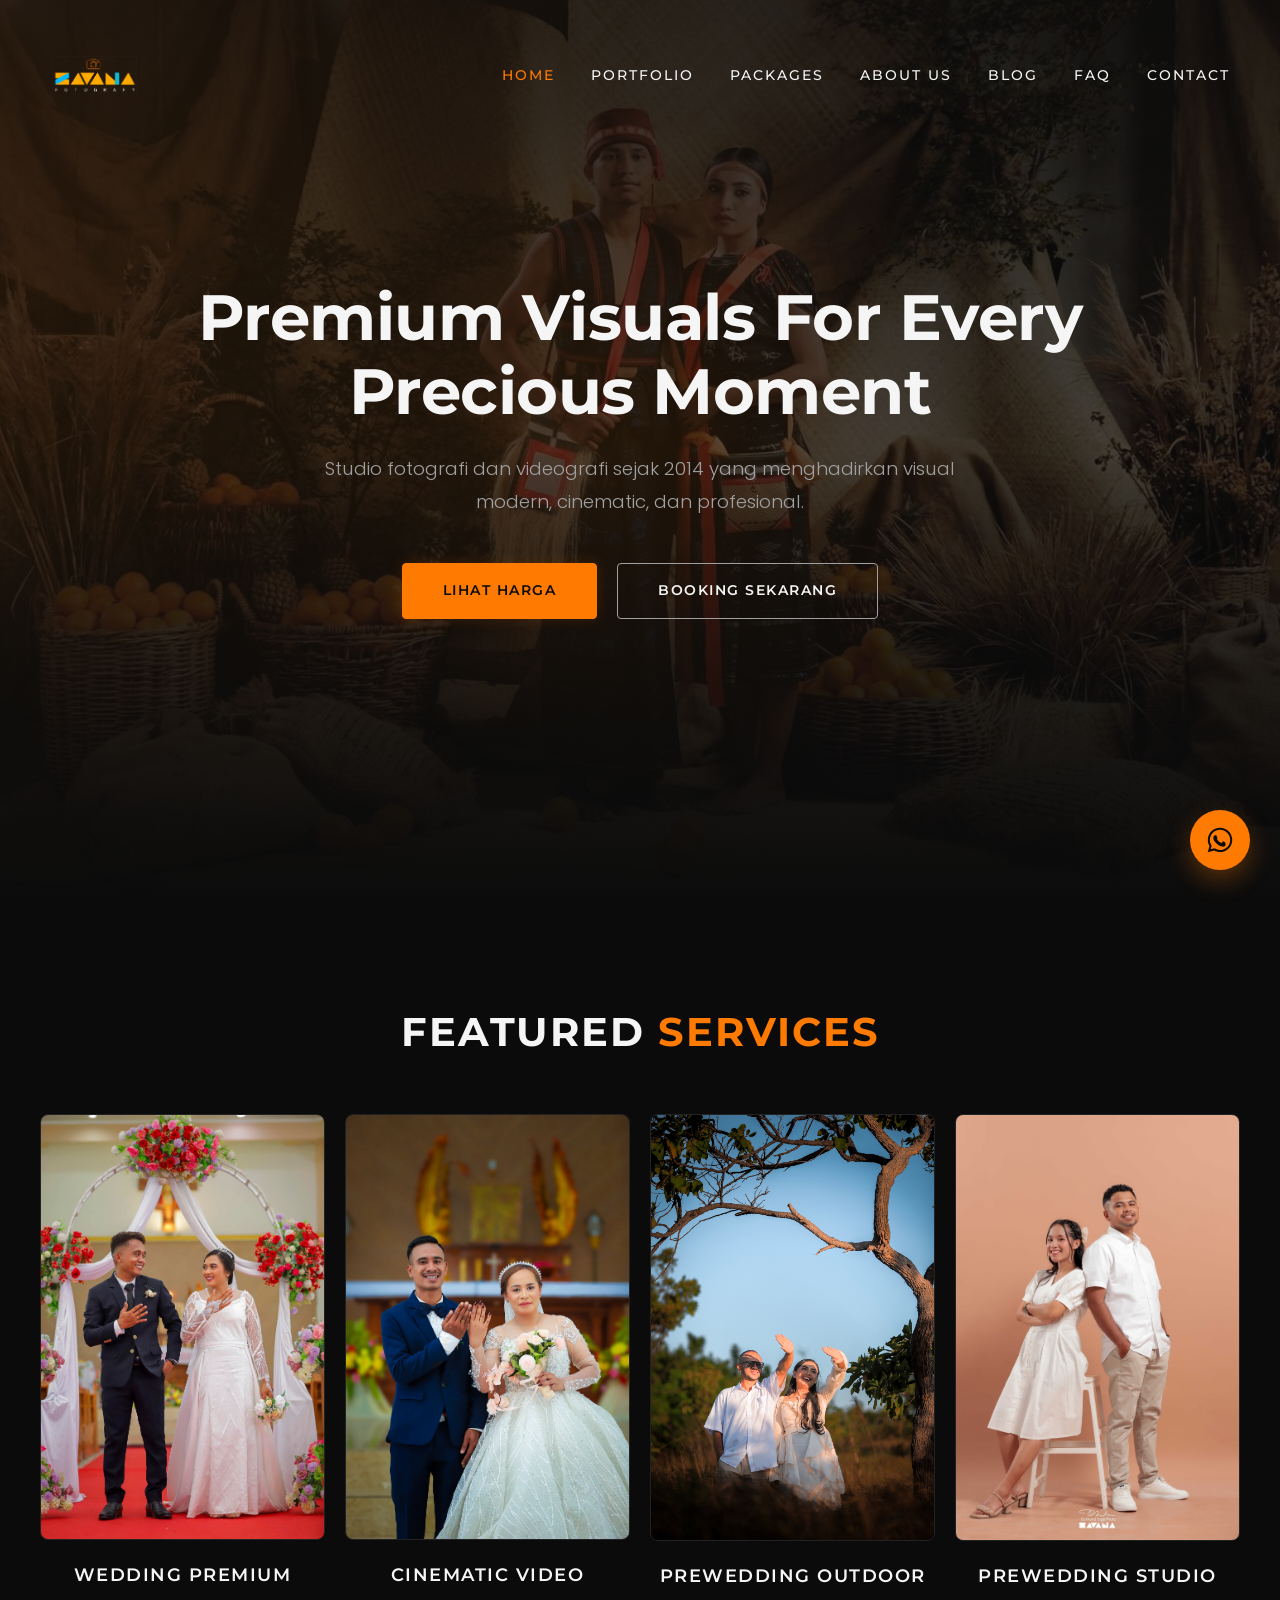
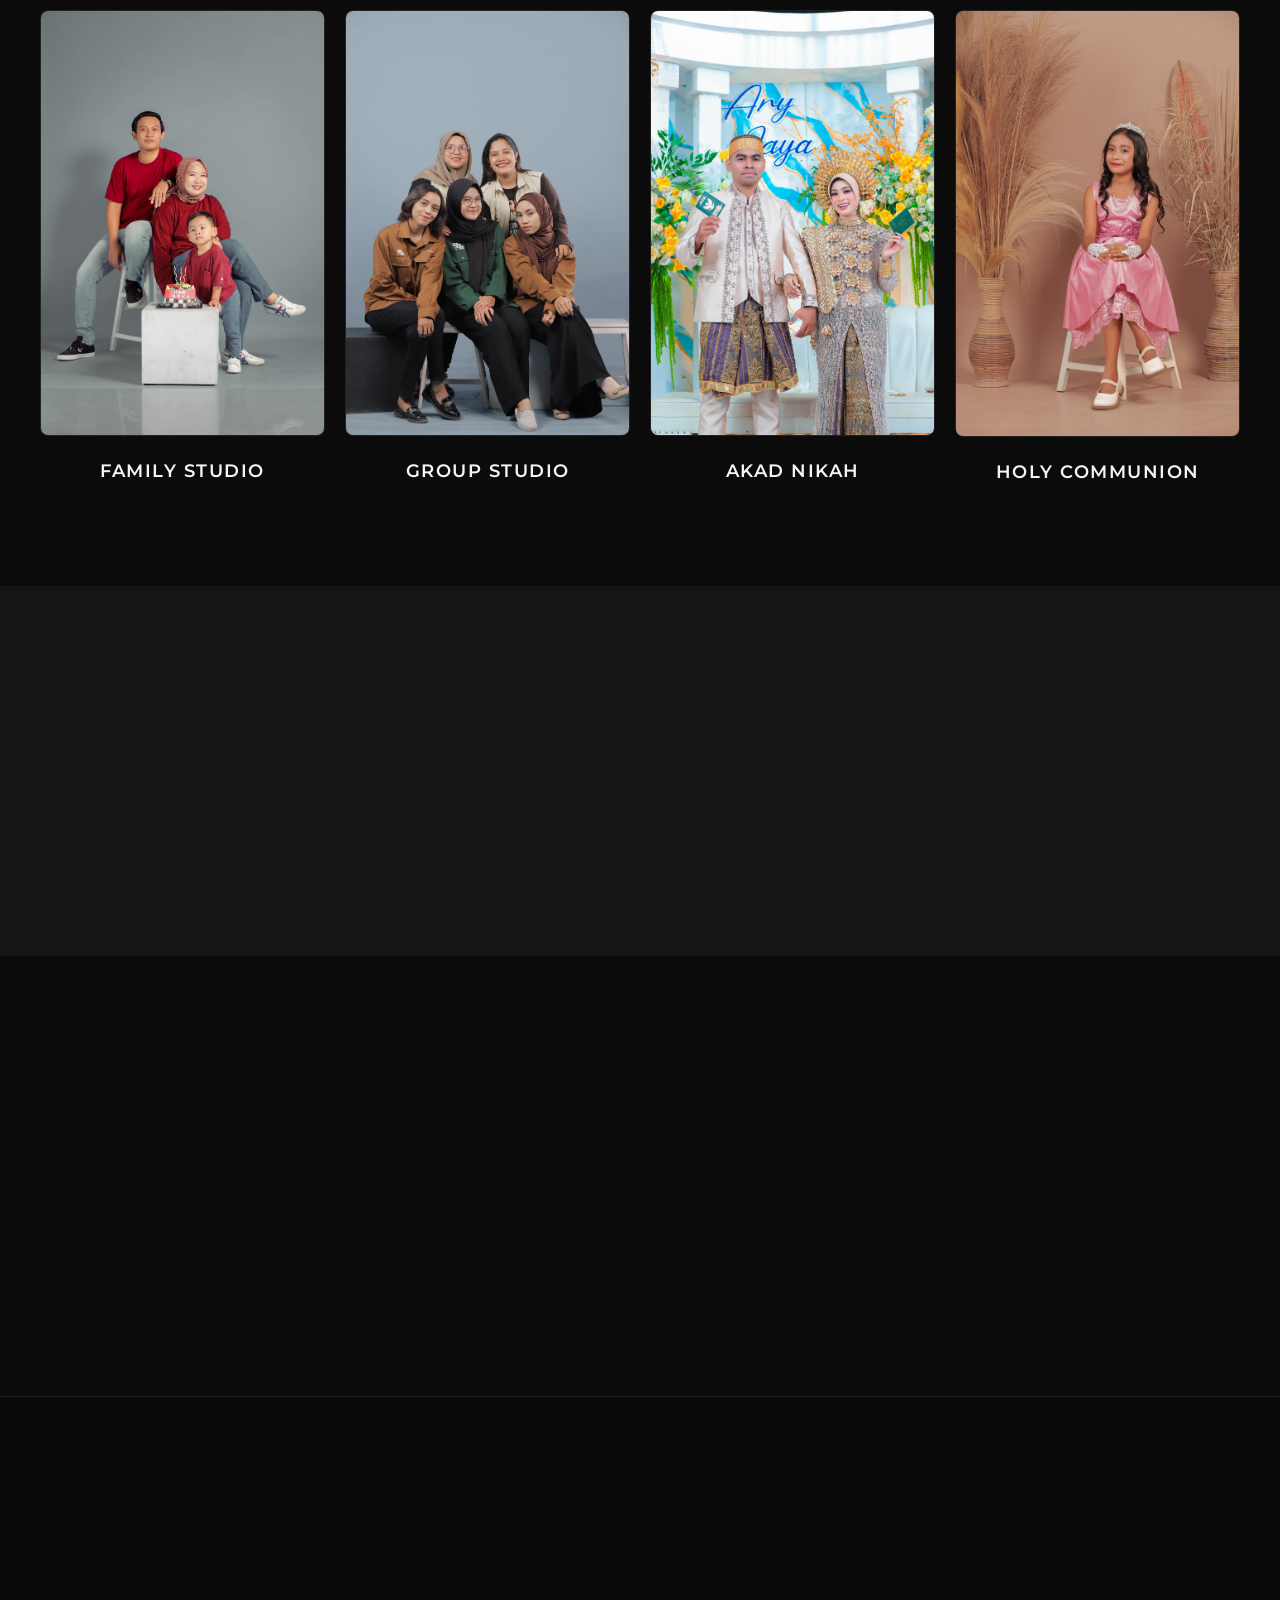
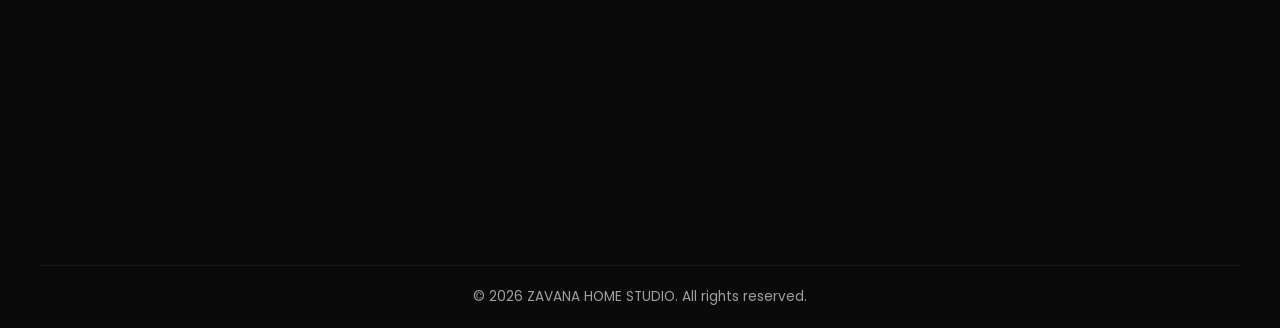
<file: index.html>
<!DOCTYPE html>
<html lang="id">
<head>
    <meta charset="UTF-8">
    <meta name="viewport" content="width=device-width, initial-scale=1.0">
    <title>ZAVANA HOME STUDIO | Fotografi & Videografi Premium</title>
    <meta name="description" content="Penceritaan visual sinematik untuk merek premium dan individu.">
    
    <!-- SEO & Open Graph Meta Tags -->
    <meta property="og:title" content="ZAVANA HOME STUDIO | Fotografi & Videografi Premium">
    <meta property="og:description" content="Studio fotografi dan videografi sejak 2014 yang menghadirkan visual modern, cinematic, dan profesional.">
    <meta property="og:image" content="https://zavanahomestudio.com/assets/images/wedding/wedding-cinematic.jpg">
    <meta property="og:url" content="https://zavanahomestudio.com/">
    <meta property="og:type" content="website">
    <meta name="twitter:card" content="summary_large_image">

    <!-- Google Analytics (Placeholder) -->
    <script async src="https://www.googletagmanager.com/gtag/js?id=G-XXXXXXXXXX"></script>
    <script>
      window.dataLayer = window.dataLayer || [];
      function gtag(){dataLayer.push(arguments);}
      gtag('js', new Date());
      gtag('config', 'G-XXXXXXXXXX');
    </script>

    <link rel="preconnect" href="https://fonts.googleapis.com">
    <link rel="preconnect" href="https://fonts.gstatic.com" crossorigin>
    <link href="https://fonts.googleapis.com/css2?family=Montserrat:wght@400;500;600;700&family=Poppins:wght@300;400;500&display=swap" rel="stylesheet">
    <link rel="stylesheet" href="css/style.css">
</head>
<body>
    <header class="site-header">
        <a href="index.html" class="logo">
            <img src="assets/images/logo.PNG" alt="ZAVANA" class="logo-img">
        </a>
        <button class="menu-toggle" aria-label="Toggle menu">
            <span></span>
            <span></span>
            <span></span>
        </button>
        <nav class="main-nav">
            <a href="index.html" class="active">Home</a>
            <a href="portfolio.html">Portfolio</a>
            <a href="paket.html">Packages</a>
            <a href="tentang.html">About Us</a>
            <a href="blog.html">Blog</a>
            <a href="faq.html">FAQ</a>
            <a href="kontak.html">Contact</a>
        </nav>
    </header>

    <main>
        <section class="hero cinematic-overlay" style="background-image: radial-gradient(circle at top left, rgba(255, 122, 0, 0.25) 0%, transparent 60%), linear-gradient(rgba(11, 11, 11, 0.45), rgba(11, 11, 11, 0.60)), url('assets/images/hero-background.jpg'); background-size: cover; background-position: center;">
            <div class="hero-bg-glow"></div>
            <div class="hero-content">
                <h1 class="hero-title">Premium Visuals For Every Precious Moment</h1>
                <p class="hero-desc">Studio fotografi dan videografi sejak 2014 yang menghadirkan visual modern, cinematic, dan profesional.</p>
                <div class="hero-actions">
                    <a href="paket.html" class="btn btn-primary">Lihat Harga</a>
                    <a href="kontak.html" class="btn btn-secondary">Booking Sekarang</a>
                </div>
            </div>
        </section>

        <section class="services-section">
            <h2 class="section-title">Featured <span>Services</span></h2>
            <div class="services-grid">
                <a href="portfolio.html" class="service-card">
                    <div class="service-img-wrapper">
                        <img src="assets/images/wedding/wedding-premium.jpg" alt="Wedding Premium" class="service-img" loading="lazy">
                    </div>
                    <h3>Wedding Premium</h3>
                </a>
                <a href="portfolio.html" class="service-card">
                    <div class="service-img-wrapper">
                        <img src="assets/images/wedding/wedding-cinematic.jpg" alt="Cinematic Video" class="service-img" loading="lazy">
                    </div>
                    <h3>Cinematic Video</h3>
                </a>
                <a href="portfolio.html" class="service-card">
                    <div class="service-img-wrapper">
                        <img src="assets/images/prewedding/prewed-premium.jpg" alt="Prewedding Outdoor" class="service-img" loading="lazy">
                    </div>
                    <h3>Prewedding Outdoor</h3>
                </a>
                <a href="portfolio.html" class="service-card">
                    <div class="service-img-wrapper">
                        <img src="assets/images/studio/prewed-studio.jpg" alt="Prewedding Studio" class="service-img" loading="lazy">
                    </div>
                    <h3>Prewedding Studio</h3>
                </a>
                <a href="portfolio.html" class="service-card">
                    <div class="service-img-wrapper">
                        <img src="assets/images/studio/family-studio.jpg" alt="Family Studio" class="service-img" loading="lazy">
                    </div>
                    <h3>Family Studio</h3>
                </a>
                <a href="portfolio.html" class="service-card">
                    <div class="service-img-wrapper">
                        <img src="assets/images/studio/group-studio.jpg" alt="Group Studio" class="service-img" loading="lazy">
                    </div>
                    <h3>Group Studio</h3>
                </a>
                <a href="portfolio.html" class="service-card">
                    <div class="service-img-wrapper">
                        <img src="assets/images/wedding/akad-muslim.jpg" alt="Akad Nikah" class="service-img" loading="lazy">
                    </div>
                    <h3>Akad Nikah</h3>
                </a>
                <a href="portfolio.html" class="service-card">
                    <div class="service-img-wrapper">
                        <img src="assets/images/studio/holy-communion.jpg" alt="Holy Communion" class="service-img" loading="lazy">
                    </div>
                    <h3>Holy Communion</h3>
                </a>
            </div>
        </section>

        <section class="pricing-teaser" style="text-align: center; padding: 60px 20px; background-color: var(--bg-secondary);">
            <div class="container reveal" style="padding: 0;">
                <h2 class="section-title" style="margin-bottom: 20px;">Documentation <span>Packages</span></h2>
                <p style="color: var(--text-secondary); max-width: 600px; margin: 0 auto 30px; font-size: 1.05rem;">
                    Kami menyediakan berbagai paket yang disesuaikan dengan kebutuhan momen spesial Anda, dengan transparansi harga tanpa biaya tersembunyi.
                </p>
                <a href="paket.html" class="btn btn-primary">Lihat Daftar Harga & Paket</a>
            </div>
        </section>

        <section class="photo-row-section reveal">
            <div class="photo-row">
                <img src="assets/images/gallery/foto-1.jpg" alt="Gallery Zavana 1" loading="lazy">
                <img src="assets/images/gallery/foto-2.jpg" alt="Gallery Zavana 2" loading="lazy">
                <img src="assets/images/gallery/foto-3.jpg" alt="Gallery Zavana 3" loading="lazy">
                <img src="assets/images/gallery/foto-4.jpg" alt="Gallery Zavana 4" loading="lazy">
                <img src="assets/images/gallery/foto-5.jpg" alt="Gallery Zavana 5" loading="lazy">
                <img src="assets/images/gallery/foto-6.jpg" alt="Gallery Zavana 6" loading="lazy">
                <!-- Anda bebas menambahkan foto sebanyak apapun di bawah ini -->
                <img src="assets/images/gallery/foto-7.jpg" alt="Gallery Zavana 7" loading="lazy">
                <img src="assets/images/gallery/foto-8.jpg" alt="Gallery Zavana 8" loading="lazy">
                <img src="assets/images/gallery/foto-9.jpg" alt="Gallery Zavana 9" loading="lazy">
                <img src="assets/images/gallery/foto-10.jpg" alt="Gallery Zavana 10" loading="lazy">
                <img src="assets/images/gallery/foto-11.jpg" alt="Gallery Zavana 11" loading="lazy">
                <img src="assets/images/gallery/foto-12.jpg" alt="Gallery Zavana 12" loading="lazy">
                <img src="assets/images/gallery/foto-13.jpg" alt="Gallery Zavana 13" loading="lazy">
                <img src="assets/images/gallery/foto-14.jpg" alt="Gallery Zavana 14" loading="lazy">
                <img src="assets/images/gallery/foto-15.jpg" alt="Gallery Zavana 15" loading="lazy">
                <img src="assets/images/gallery/foto-16.jpg" alt="Gallery Zavana 16" loading="lazy">
                <img src="assets/images/gallery/foto-17.jpg" alt="Gallery Zavana 17" loading="lazy">
                <img src="assets/images/gallery/foto-18.jpg" alt="Gallery Zavana 18" loading="lazy">
                <img src="assets/images/gallery/foto-19.jpg" alt="Gallery Zavana 19" loading="lazy">
                <img src="assets/images/gallery/foto-20.jpg" alt="Gallery Zavana 20" loading="lazy">
            </div>
        </section>
    </main>

    <footer class="site-footer">
        <div class="footer-container">
            <div class="footer-brand">
                <a href="index.html" class="logo">
                    <img src="assets/images/logo.PNG" alt="ZAVANA" class="logo-img" loading="lazy">
                </a>
                <p>Studio kreatif fotografi dan videografi yang berdedikasi menghadirkan visual cinematic dan storytelling modern.</p>
                <img src="assets/images/watermark-ockhand.PNG" alt="Signature ZAVANA" class="footer-signature" loading="lazy">
                <p class="footer-signature-name">Ockhand Tage</p>
            </div>
            <div class="footer-links">
                <h4>Explore</h4>
                <nav>
                    <a href="index.html">Home</a>
                    <a href="portfolio.html">Portfolio</a>
                    <a href="paket.html">Packages</a>
                    <a href="tentang.html">About Us</a>
                    <a href="blog.html">Blog</a>
                    <a href="faq.html">FAQ</a>
                    <a href="kontak.html">Contact</a>
                </nav>
            </div>
            <div class="footer-social">
                <h4>Contact Us</h4>
                <nav>
                    <a href="https://wa.me/6282147337116" target="_blank" rel="noopener noreferrer">WhatsApp</a>
                    <a href="https://www.instagram.com/ockhandtage/" target="_blank" rel="noopener noreferrer">Instagram</a>
                    <a href="https://www.tiktok.com/@ockhand_tage" target="_blank" rel="noopener noreferrer">TikTok</a>
                    <a href="https://www.facebook.com/Ockhand/" target="_blank" rel="noopener noreferrer">Facebook</a>
                    <a href="mailto:oskartage91@gmail.com">Email</a>
                    <a href="https://maps.app.goo.gl/gDieXaDuc1VqStg48" target="_blank" rel="noopener noreferrer">Lokasi Studio</a>
                    <a href="#" class="share-website-btn">Bagikan Website 🔗</a>
                </nav>
            </div>
        </div>
        <div class="footer-bottom">
            <p>&copy; 2026 ZAVANA HOME STUDIO. All rights reserved.</p>
        </div>
    </footer>

    <!-- Floating WhatsApp Button -->
    <a href="https://wa.me/6282147337116" class="floating-wa reveal active" target="_blank" rel="noopener noreferrer" aria-label="Hubungi via WhatsApp">
        <svg xmlns="http://www.w3.org/2000/svg" viewBox="0 0 448 512" width="28" height="28" fill="#0B0B0B">
            <path d="M380.9 97.1C339 55.1 283.2 32 223.9 32c-122.4 0-222 99.6-222 222 0 39.1 10.2 77.3 29.6 111L0 480l117.7-30.9c32.4 17.7 68.9 27 106.1 27h.1c122.3 0 224.1-99.6 224.1-222 0-59.3-25.2-115-67.1-157zm-157 341.6c-33.2 0-65.7-8.9-94-25.7l-6.7-4-69.8 18.3L72 359.2l-4.4-7c-18.5-29.4-28.2-63.3-28.2-98.2 0-101.7 82.8-184.5 184.6-184.5 49.3 0 95.6 19.2 130.4 54.1 34.8 34.9 56.2 81.2 56.1 130.5 0 101.8-84.9 184.6-186.6 184.6zm101.2-138.2c-5.5-2.8-32.8-16.2-37.9-18-5.1-1.9-8.8-2.8-12.5 2.8-3.7 5.6-14.3 18-17.6 21.8-3.2 3.7-6.5 4.2-12 1.4-32.6-16.3-54-29.1-75.5-66-2.1-3.6 2.1-3.2 7.6-14.3 1.4-2.8 1.4-5.6 0-8.3-1.4-2.8-12.5-30.1-17.1-41.2-4.5-10.8-9.1-9.3-12.5-9.5-3.2-.2-6.9-.2-10.6-.2-3.7 0-9.7 1.4-14.8 6.9-5.1 5.6-19.4 19-19.4 46.3 0 27.3 19.9 53.7 22.6 57.4 2.8 3.7 39.1 59.7 94.8 83.8 35.2 15.2 49 16.5 66.6 13.9 10.7-1.6 32.8-13.4 37.4-26.4 4.6-13 4.6-24.1 3.2-26.4-1.3-2.5-5-3.9-10.5-6.6z"/>
        </svg>
    </a>

    <!-- Back to Top Button -->
    <button id="back-to-top" class="back-to-top" aria-label="Kembali ke Atas">
        &#8679;
    </button>

    <script src="js/app.js"></script>
</body>
</html>
</file>
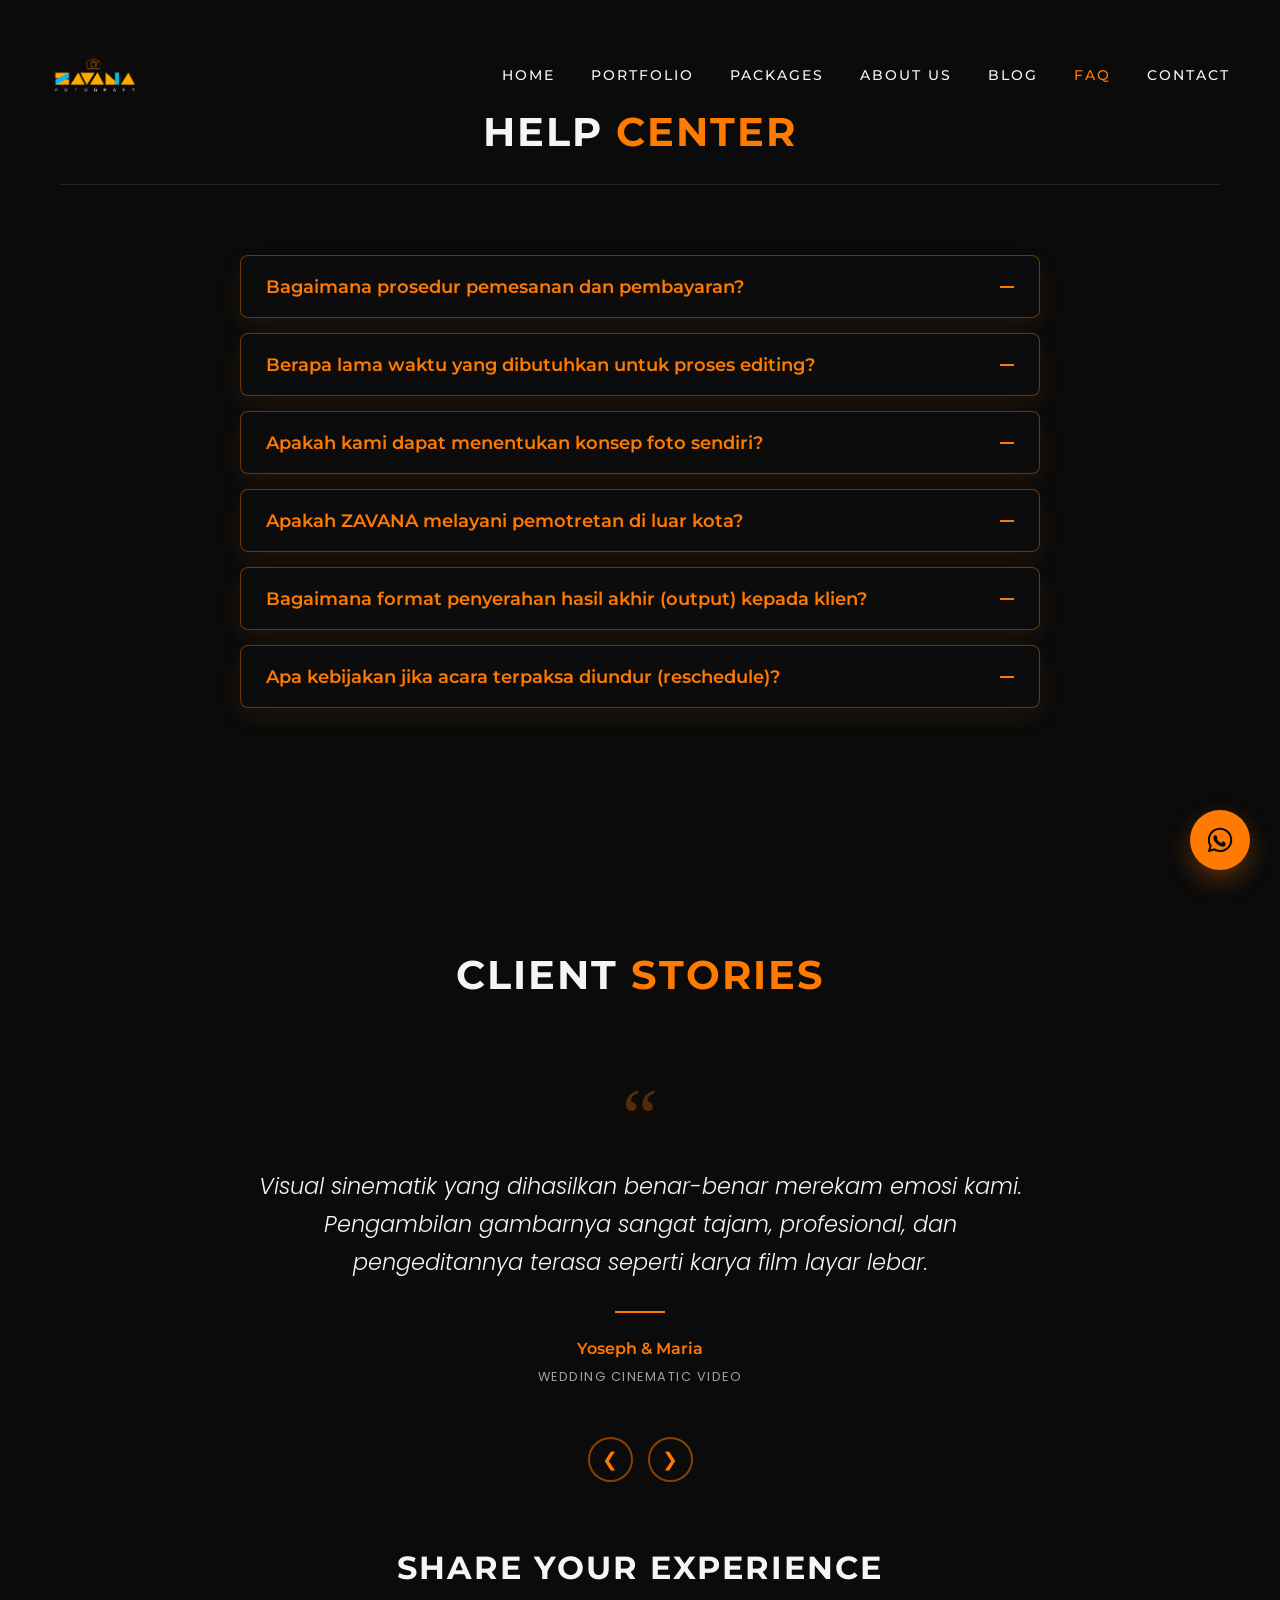
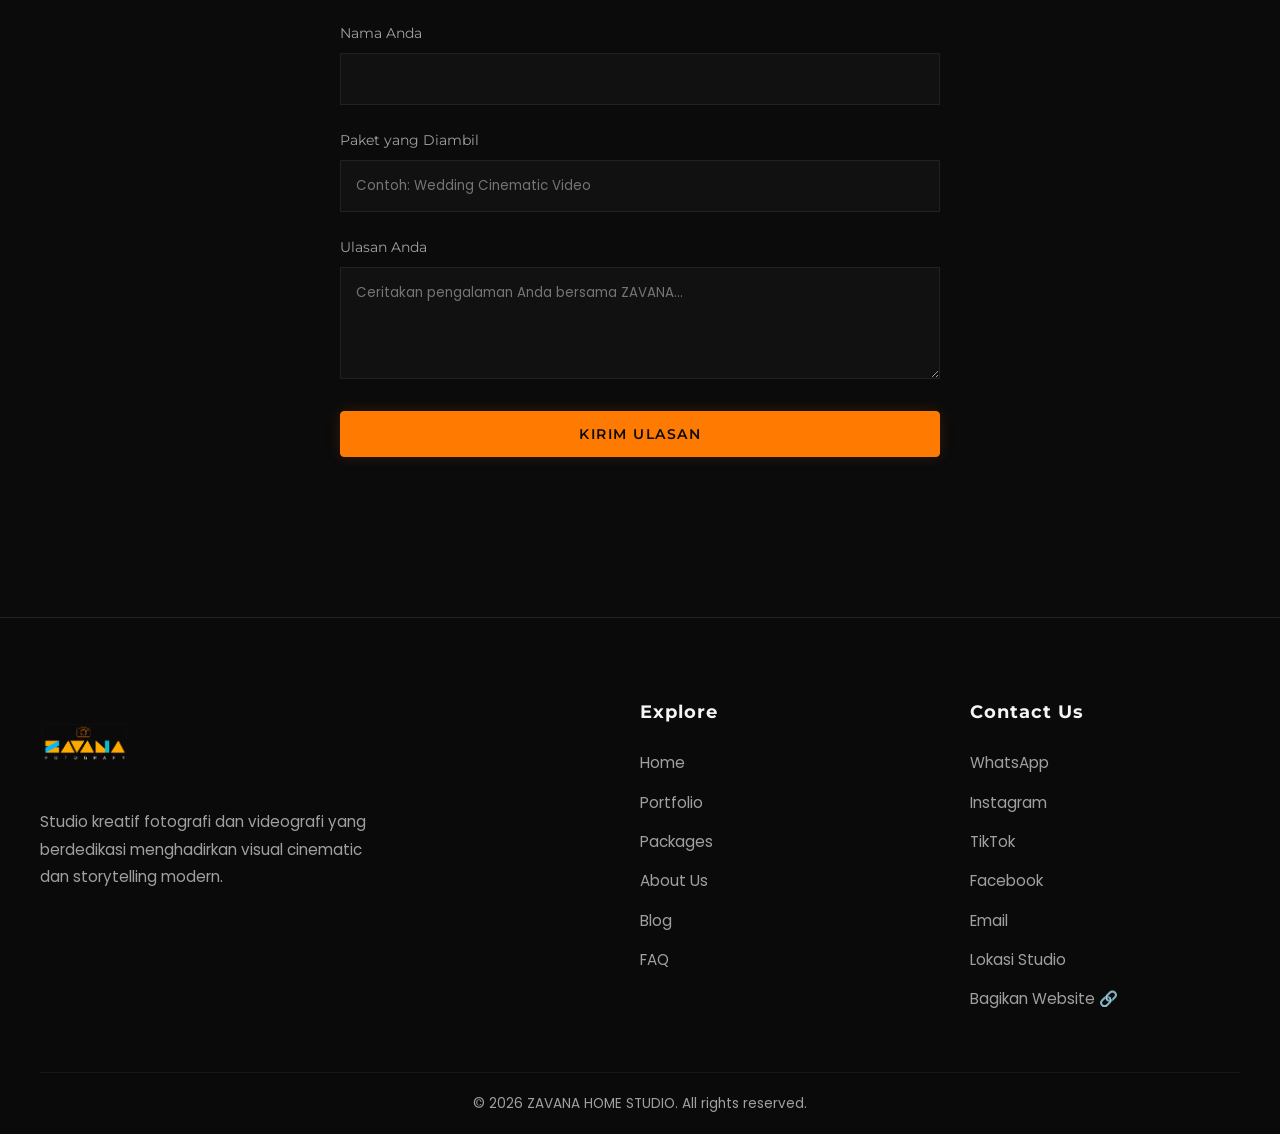
<file: faq.html>
<!DOCTYPE html>
<html lang="id">
<head>
    <meta charset="UTF-8">
    <meta name="viewport" content="width=device-width, initial-scale=1.0">
    <title>FAQ | ZAVANA HOME STUDIO</title>
    <meta name="description" content="Pusat bantuan dan pertanyaan yang sering diajukan seputar layanan ZAVANA HOME STUDIO.">
    
    <!-- SEO & Open Graph Meta Tags -->
    <meta property="og:title" content="FAQ | ZAVANA HOME STUDIO">
    <meta property="og:description" content="Pusat bantuan dan pertanyaan yang sering diajukan seputar layanan ZAVANA HOME STUDIO.">
    <meta property="og:image" content="https://zavanahomestudio.com/assets/images/wedding/wedding-cinematic.jpg">
    <meta property="og:url" content="https://zavanahomestudio.com/faq.html">
    <meta property="og:type" content="website">
    <meta name="twitter:card" content="summary_large_image">

    <!-- Google Analytics (Placeholder) -->
    <script async src="https://www.googletagmanager.com/gtag/js?id=G-XXXXXXXXXX"></script>
    <script>
      window.dataLayer = window.dataLayer || [];
      function gtag(){dataLayer.push(arguments);}
      gtag('js', new Date());
      gtag('config', 'G-XXXXXXXXXX');
    </script>

    <link rel="preconnect" href="https://fonts.googleapis.com">
    <link rel="preconnect" href="https://fonts.gstatic.com" crossorigin>
    <link href="https://fonts.googleapis.com/css2?family=Montserrat:wght@400;500;600;700&family=Poppins:wght@300;400;500&display=swap" rel="stylesheet">
    <link rel="stylesheet" href="css/style.css">
</head>
<body>
    <header class="site-header">
        <a href="index.html" class="logo">
            <img src="assets/images/logo.PNG" alt="ZAVANA" class="logo-img">
        </a>
        <button class="menu-toggle" aria-label="Toggle menu">
            <span></span>
            <span></span>
            <span></span>
        </button>
        <nav class="main-nav">
            <a href="index.html">Home</a>
            <a href="portfolio.html">Portfolio</a>
            <a href="paket.html">Packages</a>
            <a href="tentang.html">About Us</a>
            <a href="blog.html">Blog</a>
            <a href="faq.html" class="active">FAQ</a>
            <a href="kontak.html">Contact</a>
        </nav>
    </header>

    <main class="container">
        <h1 class="page-title">Help <span>Center</span></h1>
        
        <section class="faq-section">
            <div class="faq-accordion">
                <div class="faq-item">
                    <button class="faq-question">
                        Bagaimana prosedur pemesanan dan pembayaran?
                        <span class="faq-icon"></span>
                    </button>
                    <div class="faq-answer">
                        <p>Pemesanan dapat dilakukan dengan mudah melalui tombol WhatsApp yang tersedia pada setiap paket. Sistem WhatsApp kami telah terintegrasi dengan Asisten AI pintar yang akan merespons pesan Anda secara otomatis dan memandu proses pemesanan dengan cepat. Untuk mengamankan jadwal (lock date), kami memerlukan Down Payment (DP) sebesar 30%, dengan pelunasan maksimal pada hari H pelaksanaan.</p>
                    </div>
                </div>
                
                <div class="faq-item">
                    <button class="faq-question">
                        Berapa lama waktu yang dibutuhkan untuk proses editing?
                        <span class="faq-icon"></span>
                    </button>
                    <div class="faq-answer">
                        <p>Kami sangat menjaga detail dan kualitas setiap karya. Waktu pengerjaan standar kami adalah 1-2 minggu untuk foto studio/prewedding, dan 3-4 minggu untuk produksi video sinematik pernikahan. Anda akan menerima tautan pratinjau sebelum file final dicetak atau diserahkan.</p>
                    </div>
                </div>
                
                <div class="faq-item">
                    <button class="faq-question">
                        Apakah kami dapat menentukan konsep foto sendiri?
                        <span class="faq-icon"></span>
                    </button>
                    <div class="faq-answer">
                        <p>Tentu saja. Kami sangat menyambut baik diskusi konsep! Tim pengarah gaya dan fotografer kami akan berkolaborasi dengan Anda untuk mewujudkan visi visual yang Anda impikan, disesuaikan dengan estetika premium ZAVANA HOME STUDIO.</p>
                    </div>
                </div>
                
                <div class="faq-item">
                    <button class="faq-question">
                        Apakah ZAVANA melayani pemotretan di luar kota?
                        <span class="faq-icon"></span>
                    </button>
                    <div class="faq-answer">
                        <p>Ya, tim kami bersedia melayani sesi pemotretan atau liputan pernikahan di luar kota maupun luar pulau. Akan ada penyesuaian biaya tambahan yang mencakup akomodasi dan transportasi tim produksi kami. Silakan hubungi kami untuk mendiskusikan rinciannya.</p>
                    </div>
                </div>
                
                <div class="faq-item">
                    <button class="faq-question">
                        Bagaimana format penyerahan hasil akhir (output) kepada klien?
                        <span class="faq-icon"></span>
                    </button>
                    <div class="faq-answer">
                        <p>Seluruh file lunak (softcopy) beresolusi tinggi akan diunggah ke layanan penyimpanan awan (Cloud Storage) eksklusif kami. Khusus untuk paket premium dan komplit, Anda juga akan mendapatkan Flashdisk Kayu eksklusif serta album cetak berkualitas tinggi (Jumbo/Standard) sesuai detail paket.</p>
                    </div>
                </div>

                <div class="faq-item">
                    <button class="faq-question">
                        Apa kebijakan jika acara terpaksa diundur (reschedule)?
                        <span class="faq-icon"></span>
                    </button>
                    <div class="faq-answer">
                        <p>Kami memahami bahwa rencana bisa berubah. Anda dapat melakukan penjadwalan ulang (reschedule) maksimal 1 kali dengan pemberitahuan selambatnya 14 hari sebelum hari H, selama jadwal tim kami pada tanggal pengganti masih tersedia.</p>
                    </div>
                </div>
            </div>
        </section>
    </main>

        <section class="testimonials-section">
        <div class="testimonials-wrapper">
            <h2 class="section-title">Client <span>Stories</span></h2>
            <div class="testimonial-grid">
                <!-- Testimoni 1 -->
                <div class="testimonial-card">
                    <div class="quote-icon">“</div>
                    <p class="testimonial-text">
                        Visual sinematik yang dihasilkan benar-benar merekam emosi kami. Pengambilan gambarnya sangat tajam, profesional, dan pengeditannya terasa seperti karya film layar lebar.
                    </p>
                    <div class="testimonial-author">
                        <span class="testimonial-name">Yoseph & Maria</span>
                        <span class="testimonial-package">Wedding Cinematic Video</span>
                    </div>
                </div>

                <!-- Testimoni 2 -->
                <div class="testimonial-card">
                    <div class="quote-icon">“</div>
                    <p class="testimonial-text">
                        Sesi luar ruangan yang sangat berkesan meski singkat. Fotografer ZAVANA sangat mahir memanfaatkan cahaya alami matahari sore. Hasilnya memukau dan sangat natural.
                    </p>
                    <div class="testimonial-author">
                        <span class="testimonial-name">Stefanus & Martha</span>
                        <span class="testimonial-package">Prewedding Outdoor Basic</span>
                    </div>
                </div>

                <!-- Testimoni 3 -->
                <div class="testimonial-card">
                    <div class="quote-icon">“</div>
                    <p class="testimonial-text">
                        Luar biasa! Konsep yang ditawarkan sangat elegan, dan tim begitu totalitas mencari sudut terbaik di lokasi pemotretan. Kualitas cetak bingkainya pun sangat premium.
                    </p>
                    <div class="testimonial-author">
                        <span class="testimonial-name">Alexander & Yosephina</span>
                        <span class="testimonial-package">Prewedding Outdoor Premium</span>
                    </div>
                </div>

                <!-- Testimoni 4 -->
                <div class="testimonial-card">
                    <div class="quote-icon">“</div>
                    <p class="testimonial-text">
                        Momen sakral pemberkatan kami diabadikan dengan sangat agung dan berkelas. Album jumbonya sangat mewah dan menceritakan setiap detik acara dengan sempurna.
                    </p>
                    <div class="testimonial-author">
                        <span class="testimonial-name">Gabriel & Katarina</span>
                        <span class="testimonial-package">Wedding Complete Katholik</span>
                    </div>
                </div>

                <!-- Testimoni 5 -->
                <div class="testimonial-card">
                    <div class="quote-icon">“</div>
                    <p class="testimonial-text">
                        Paket yang sangat pas untuk kebutuhan acara kami. Momen akad hingga resepsi terekam dengan rapi dan kualitas resolusi tingginya sangat jernih tanpa cacat.
                    </p>
                    <div class="testimonial-author">
                        <span class="testimonial-name">Ibrahim & Siti</span>
                        <span class="testimonial-package">Akad & Resepsi Essential</span>
                    </div>
                </div>

                <!-- Testimoni 6 -->
                <div class="testimonial-card">
                    <div class="quote-icon">“</div>
                    <p class="testimonial-text">
                        Pelayanan sepenuh hari yang tidak kenal lelah dari tim produksi. Setiap detail dari persiapan hingga resepsi malam dibidik dengan gaya modern dan elegan.
                    </p>
                    <div class="testimonial-author">
                        <span class="testimonial-name">Hasan & Aisyah</span>
                        <span class="testimonial-package">Wedding Complete Muslim</span>
                    </div>
                </div>

                <!-- Testimoni 7 -->
                <div class="testimonial-card">
                    <div class="quote-icon">“</div>
                    <p class="testimonial-text">
                        Fokus penuh pada prosesi akad membuat foto-foto kami terlihat sangat intim, khidmat, dan penuh makna. Pengarahan gayanya sangat natural dan kami sama sekali tidak kaku.
                    </p>
                    <div class="testimonial-author">
                        <span class="testimonial-name">Rahman & Fatimah</span>
                        <span class="testimonial-package">Akad Nikah Muslim</span>
                    </div>
                </div>

                <!-- Testimoni 8 -->
                <div class="testimonial-card">
                    <div class="quote-icon">“</div>
                    <p class="testimonial-text">
                        Sesi foto bersama sahabat yang sangat menyenangkan! Sistem kendali jarak jauh (remote) mandiri membuat kami lebih bebas berekspresi tanpa rasa canggung.
                    </p>
                    <div class="testimonial-author">
                        <span class="testimonial-name">Yohanis, Petrus, & Simon</span>
                        <span class="testimonial-package">Group Studio Session</span>
                    </div>
                </div>

                <!-- Testimoni 9 -->
                <div class="testimonial-card">
                    <div class="quote-icon">“</div>
                    <p class="testimonial-text">
                        Konsep tata cahaya studio yang gelap dan minimalis sukses membuat foto prewedding kami terlihat sangat eksklusif layaknya potret editorial di sebuah majalah kelas atas.
                    </p>
                    <div class="testimonial-author">
                        <span class="testimonial-name">Lukas & Magdalena</span>
                        <span class="testimonial-package">Prewedding Studio Session</span>
                    </div>
                </div>

                <!-- Testimoni 10 -->
                <div class="testimonial-card">
                    <div class="quote-icon">“</div>
                    <p class="testimonial-text">
                        Ruang studio yang sangat nyaman untuk keluarga. Tim sangat sabar mengarahkan senyum dan gaya, sehingga kehangatan keluarga besar kami terpancar sempurna di setiap jepretan.
                    </p>
                    <div class="testimonial-author">
                        <span class="testimonial-name">Keluarga Krey</span>
                        <span class="testimonial-package">Family Studio Session</span>
                    </div>
                </div>

                <!-- Testimoni 11 -->
                <div class="testimonial-card">
                    <div class="quote-icon">“</div>
                    <p class="testimonial-text">
                        Eksklusivitas yang ditawarkan sangat memanjakan kami. Detail bingkai kayu eksklusif yang diberikan benar-benar selaras dan mempercantik sudut dekorasi rumah kami.
                    </p>
                    <div class="testimonial-author">
                        <span class="testimonial-name">Markus & Agustina</span>
                        <span class="testimonial-package">Wedding Signature</span>
                    </div>
                </div>

                <!-- Testimoni 12 -->
                <div class="testimonial-card">
                    <div class="quote-icon">“</div>
                    <p class="testimonial-text">
                        Meskipun memilih paket paling dasar, pelayanan yang diberikan tetap berstandar profesional. Foto pemberkatan kami terlihat sangat tajam dan pencahayaannya begitu terukur.
                    </p>
                    <div class="testimonial-author">
                        <span class="testimonial-name">Paulus & Yohana</span>
                        <span class="testimonial-package">Wedding Basic</span>
                    </div>
                </div>

                <!-- Testimoni 13 -->
                <div class="testimonial-card">
                    <div class="quote-icon">“</div>
                    <p class="testimonial-text">
                        Lini masa dokumentasi dari awal pemberkatan hingga akhir resepsi berjalan sangat mulus. Tim ZAVANA sangat sigap dalam menangkap ekspresi spontan dan senyum para tamu.
                    </p>
                    <div class="testimonial-author">
                        <span class="testimonial-name">Yacob & Elisabet</span>
                        <span class="testimonial-package">Wedding Standard</span>
                    </div>
                </div>

                <!-- Testimoni 14 -->
                <div class="testimonial-card">
                    <div class="quote-icon">“</div>
                    <p class="testimonial-text">
                        Kualitas penyuntingan tingkat tinggi (premium grading) benar-benar membedakan ZAVANA dari studio lain. Warnanya sangat sinematik, membuat kami terus memandangi hasilnya.
                    </p>
                    <div class="testimonial-author">
                        <span class="testimonial-name">Matheus & Ruth</span>
                        <span class="testimonial-package">Wedding Premium</span>
                    </div>
                </div>

                <!-- Testimoni 15 -->
                <div class="testimonial-card">
                    <div class="quote-icon">“</div>
                    <p class="testimonial-text">
                        Momen komuni suci anak kami diabadikan dengan nuansa yang sangat damai, bersih, dan elegan. Kebersihan studio dan ketepatan arah cahaya patut diacungi jempol.
                    </p>
                    <div class="testimonial-author">
                        <span class="testimonial-name">Keluarga Da Silva</span>
                        <span class="testimonial-package">Holy Communion Studio</span>
                    </div>
                </div>
            </div>

            <div class="submit-testimonial reveal">
                <h3 class="submit-testimonial-title">Share Your Experience</h3>
                <form class="contact-form" id="local-testimonial-form">
                    <div class="form-group">
                        <label for="testi-name">Nama Anda</label>
                        <input type="text" id="testi-name" name="testi-name" required>
                    </div>
                    <div class="form-group">
                        <label for="testi-package">Paket yang Diambil</label>
                        <input type="text" id="testi-package" name="testi-package" required placeholder="Contoh: Wedding Cinematic Video">
                    </div>
                    <div class="form-group">
                        <label for="testi-message">Ulasan Anda</label>
                        <textarea id="testi-message" name="testi-message" rows="4" required placeholder="Ceritakan pengalaman Anda bersama ZAVANA..."></textarea>
                    </div>
                    <button type="submit" class="btn btn-primary" style="border: 1px solid var(--accent-orange); color: var(--bg-color); width: 100%; padding: 14px 20px;">Kirim Ulasan</button>
                </form>
            </div>
        </div>
        </section>

    <footer class="site-footer">
        <div class="footer-container">
            <div class="footer-brand">
                <a href="index.html" class="logo">
                    <img src="assets/images/logo.PNG" alt="ZAVANA" class="logo-img">
                </a>
                <p>Studio kreatif fotografi dan videografi yang berdedikasi menghadirkan visual cinematic dan storytelling modern.</p>
            </div>
            <div class="footer-links">
                <h4>Explore</h4>
                <nav>
                    <a href="index.html">Home</a>
                    <a href="portfolio.html">Portfolio</a>
                    <a href="paket.html">Packages</a>
                    <a href="tentang.html">About Us</a>
                    <a href="blog.html">Blog</a>
                    <a href="faq.html">FAQ</a>
                </nav>
            </div>
            <div class="footer-social">
                <h4>Contact Us</h4>
                <nav>
                    <a href="https://wa.me/6282147337116" target="_blank">WhatsApp</a>
                    <a href="https://www.instagram.com/ockhandtage/" target="_blank">Instagram</a>
                    <a href="https://www.tiktok.com/@ockhand_tage" target="_blank">TikTok</a>
                    <a href="https://www.facebook.com/Ockhand/" target="_blank">Facebook</a>
                    <a href="mailto:oskartage91@gmail.com">Email</a>
                    <a href="https://maps.app.goo.gl/gDieXaDuc1VqStg48" target="_blank">Lokasi Studio</a>
                    <a href="#" class="share-website-btn">Bagikan Website 🔗</a>
                </nav>
            </div>
        </div>
        <div class="footer-bottom">
            <p>&copy; 2026 ZAVANA HOME STUDIO. All rights reserved.</p>
        </div>
    </footer>

    <!-- Floating WhatsApp Button -->
    <a href="https://wa.me/6282147337116" class="floating-wa reveal active" target="_blank" aria-label="Hubungi via WhatsApp">
        <svg xmlns="http://www.w3.org/2000/svg" viewBox="0 0 448 512" width="28" height="28" fill="#0B0B0B">
            <path d="M380.9 97.1C339 55.1 283.2 32 223.9 32c-122.4 0-222 99.6-222 222 0 39.1 10.2 77.3 29.6 111L0 480l117.7-30.9c32.4 17.7 68.9 27 106.1 27h.1c122.3 0 224.1-99.6 224.1-222 0-59.3-25.2-115-67.1-157zm-157 341.6c-33.2 0-65.7-8.9-94-25.7l-6.7-4-69.8 18.3L72 359.2l-4.4-7c-18.5-29.4-28.2-63.3-28.2-98.2 0-101.7 82.8-184.5 184.6-184.5 49.3 0 95.6 19.2 130.4 54.1 34.8 34.9 56.2 81.2 56.1 130.5 0 101.8-84.9 184.6-186.6 184.6zm101.2-138.2c-5.5-2.8-32.8-16.2-37.9-18-5.1-1.9-8.8-2.8-12.5 2.8-3.7 5.6-14.3 18-17.6 21.8-3.2 3.7-6.5 4.2-12 1.4-32.6-16.3-54-29.1-75.5-66-2.1-3.6 2.1-3.2 7.6-14.3 1.4-2.8 1.4-5.6 0-8.3-1.4-2.8-12.5-30.1-17.1-41.2-4.5-10.8-9.1-9.3-12.5-9.5-3.2-.2-6.9-.2-10.6-.2-3.7 0-9.7 1.4-14.8 6.9-5.1 5.6-19.4 19-19.4 46.3 0 27.3 19.9 53.7 22.6 57.4 2.8 3.7 39.1 59.7 94.8 83.8 35.2 15.2 49 16.5 66.6 13.9 10.7-1.6 32.8-13.4 37.4-26.4 4.6-13 4.6-24.1 3.2-26.4-1.3-2.5-5-3.9-10.5-6.6z"/>
        </svg>
    </a>

    <!-- Back to Top Button -->
    <button id="back-to-top" class="back-to-top" aria-label="Kembali ke Atas">
        &#8679;
    </button>

    <script src="js/app.js"></script>
</body>
</html>
</file>
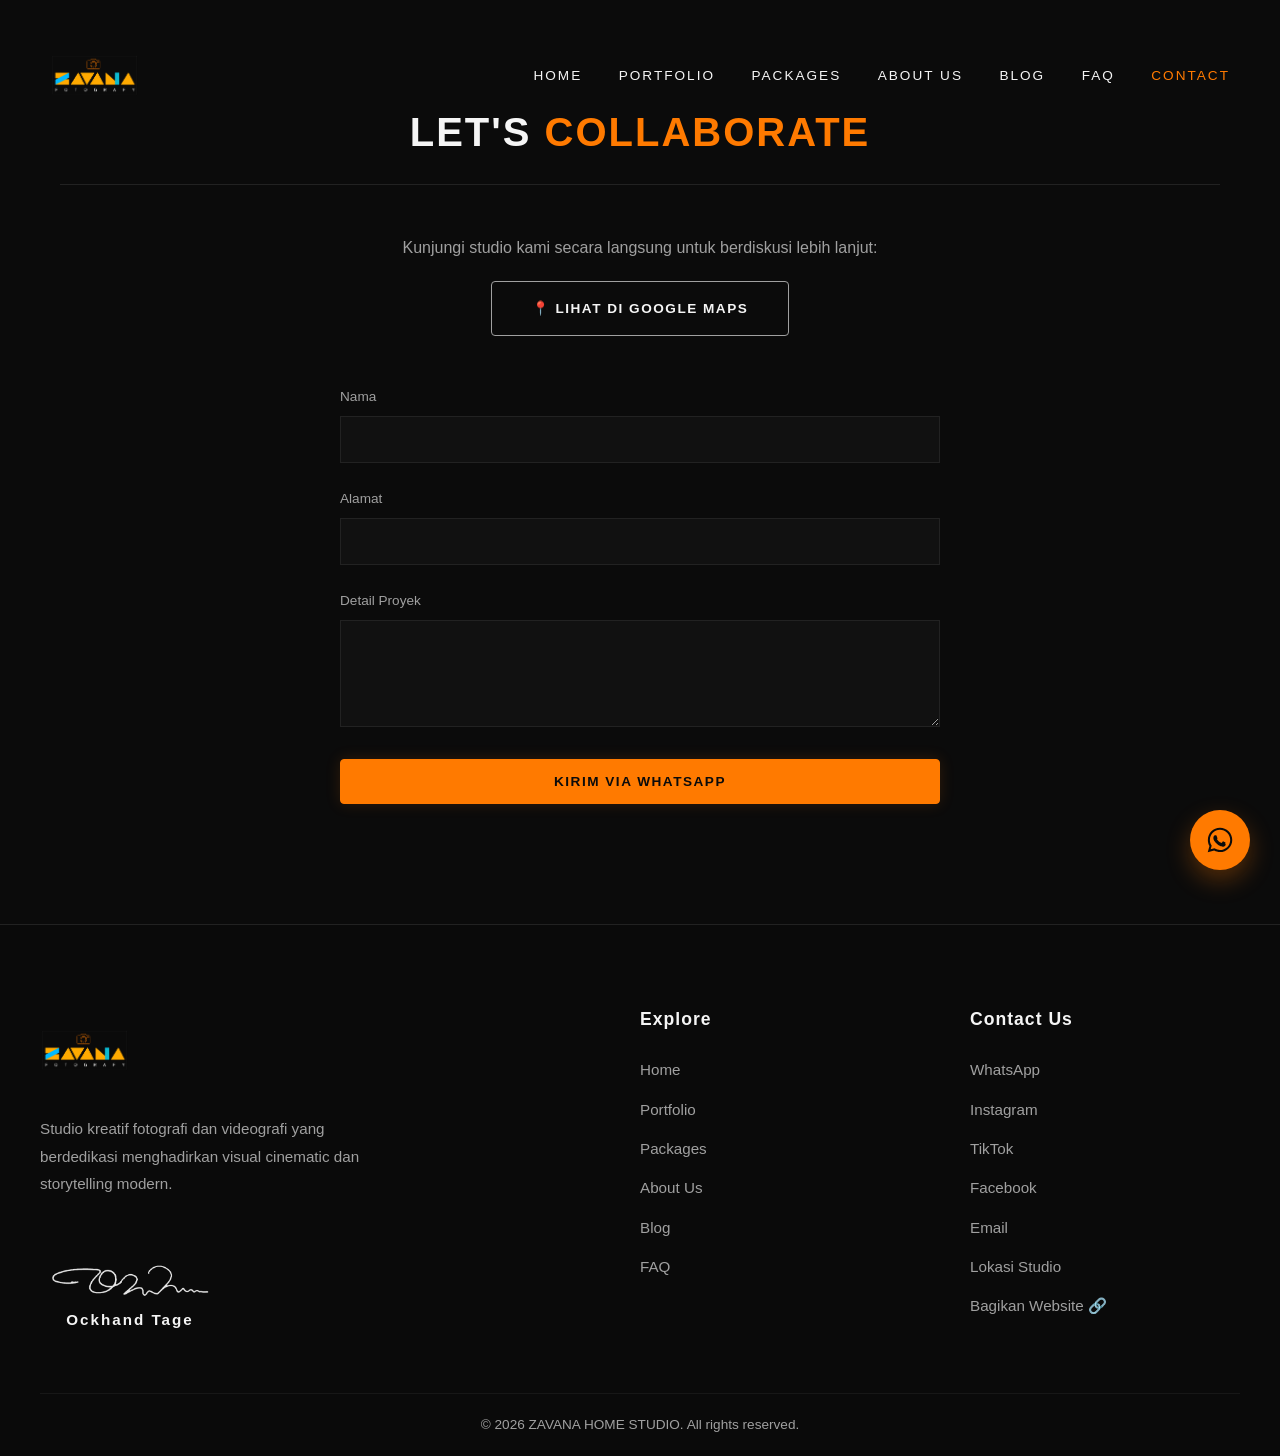
<file: kontak.html>
<!DOCTYPE html>
<html lang="id">
<head>
    <meta charset="UTF-8">
    <meta name="viewport" content="width=device-width, initial-scale=1.0">
    <title>Contact | ZAVANA HOME STUDIO</title>
    <meta name="description" content="Hubungi ZAVANA HOME STUDIO untuk mendiskusikan kebutuhan fotografi dan videografi Anda. Mari berkolaborasi!">
    
    <!-- SEO & Open Graph Meta Tags -->
    <meta property="og:title" content="Contact | ZAVANA HOME STUDIO">
    <meta property="og:description" content="Hubungi ZAVANA HOME STUDIO untuk mendiskusikan kebutuhan fotografi dan videografi Anda. Mari berkolaborasi!">
    <meta property="og:image" content="https://zavanahomestudio.com/assets/images/wedding/wedding-cinematic.jpg">
    <meta property="og:url" content="https://zavanahomestudio.com/kontak.html">
    <meta property="og:type" content="website">
    <meta name="twitter:card" content="summary_large_image">

    <!-- Google Analytics (Placeholder) -->
    <script async src="https://www.googletagmanager.com/gtag/js?id=G-XXXXXXXXXX"></script>
    <script>
      window.dataLayer = window.dataLayer || [];
      function gtag(){dataLayer.push(arguments);}
      gtag('js', new Date());
      gtag('config', 'G-XXXXXXXXXX');
    </script>

    <link rel="stylesheet" href="css/style.css">
</head>
<body>
    <header class="site-header">
        <a href="index.html" class="logo">
            <img src="assets/images/logo.PNG" alt="ZAVANA" class="logo-img">
        </a>
        <button class="menu-toggle" aria-label="Toggle menu">
            <span></span>
            <span></span>
            <span></span>
        </button>
        <nav class="main-nav">
            <a href="index.html">Home</a>
            <a href="portfolio.html">Portfolio</a>
            <a href="paket.html">Packages</a>
            <a href="tentang.html">About Us</a>
            <a href="blog.html">Blog</a>
            <a href="faq.html">FAQ</a>
            <a href="kontak.html" class="active">Contact</a>
        </nav>
    </header>

    <main class="container">
        <h1 class="page-title">Let's <span>Collaborate</span></h1>
        
        <div style="text-align: center; margin-bottom: 50px;">
            <p style="color: var(--text-secondary); margin-bottom: 20px;">Kunjungi studio kami secara langsung untuk berdiskusi lebih lanjut:</p>
            <a href="https://maps.app.goo.gl/gDieXaDuc1VqStg48" target="_blank" class="btn btn-secondary">📍 Lihat di Google Maps</a>
        </div>

        <form class="contact-form" id="wa-contact-form">
            <div class="form-group">
                <label for="name">Nama</label>
                <input type="text" id="name" name="name" required>
            </div>
            <div class="form-group">
                <label for="alamat">Alamat</label>
                <input type="text" id="alamat" name="alamat" required>
            </div>
            <div class="form-group">
                <label for="message">Detail Proyek</label>
                <textarea id="message" name="message" rows="5" required></textarea>
            </div>
            <button type="submit" class="btn btn-primary wa-btn" style="border: 1px solid var(--accent-orange); color: var(--bg-color);">Kirim via WhatsApp</button>
        </form>
    </main>

    <footer class="site-footer">
        <div class="footer-container">
            <div class="footer-brand">
                <a href="index.html" class="logo">
                    <img src="assets/images/logo.PNG" alt="ZAVANA" class="logo-img">
                </a>
                <p>Studio kreatif fotografi dan videografi yang berdedikasi menghadirkan visual cinematic dan storytelling modern.</p>
                <img src="assets/images/watermark-ockhand.PNG" alt="Signature ZAVANA" class="footer-signature" loading="lazy">
                <p class="footer-signature-name">Ockhand Tage</p>
            </div>
            <div class="footer-links">
                <h4>Explore</h4>
                <nav>
                    <a href="index.html">Home</a>
                    <a href="portfolio.html">Portfolio</a>
                    <a href="paket.html">Packages</a>
                    <a href="tentang.html">About Us</a>
                    <a href="blog.html">Blog</a>
                    <a href="faq.html">FAQ</a>
                </nav>
            </div>
            <div class="footer-social">
                <h4>Contact Us</h4>
                <nav>
                    <a href="https://wa.me/6282147337116" target="_blank">WhatsApp</a>
                    <a href="https://www.instagram.com/ockhandtage/" target="_blank">Instagram</a>
                    <a href="https://www.tiktok.com/@ockhand_tage" target="_blank">TikTok</a>
                    <a href="https://www.facebook.com/Ockhand/" target="_blank">Facebook</a>
                    <a href="mailto:oskartage91@gmail.com">Email</a>
                    <a href="https://maps.app.goo.gl/gDieXaDuc1VqStg48" target="_blank">Lokasi Studio</a>
                    <a href="#" class="share-website-btn">Bagikan Website 🔗</a>
                </nav>
            </div>
        </div>
        <div class="footer-bottom">
            <p>&copy; 2026 ZAVANA HOME STUDIO. All rights reserved.</p>
        </div>
    </footer>

    <!-- Floating WhatsApp Button -->
    <a href="https://wa.me/6282147337116" class="floating-wa reveal active" target="_blank" aria-label="Hubungi via WhatsApp">
        <svg xmlns="http://www.w3.org/2000/svg" viewBox="0 0 448 512" width="28" height="28" fill="#0B0B0B">
            <path d="M380.9 97.1C339 55.1 283.2 32 223.9 32c-122.4 0-222 99.6-222 222 0 39.1 10.2 77.3 29.6 111L0 480l117.7-30.9c32.4 17.7 68.9 27 106.1 27h.1c122.3 0 224.1-99.6 224.1-222 0-59.3-25.2-115-67.1-157zm-157 341.6c-33.2 0-65.7-8.9-94-25.7l-6.7-4-69.8 18.3L72 359.2l-4.4-7c-18.5-29.4-28.2-63.3-28.2-98.2 0-101.7 82.8-184.5 184.6-184.5 49.3 0 95.6 19.2 130.4 54.1 34.8 34.9 56.2 81.2 56.1 130.5 0 101.8-84.9 184.6-186.6 184.6zm101.2-138.2c-5.5-2.8-32.8-16.2-37.9-18-5.1-1.9-8.8-2.8-12.5 2.8-3.7 5.6-14.3 18-17.6 21.8-3.2 3.7-6.5 4.2-12 1.4-32.6-16.3-54-29.1-75.5-66-2.1-3.6 2.1-3.2 7.6-14.3 1.4-2.8 1.4-5.6 0-8.3-1.4-2.8-12.5-30.1-17.1-41.2-4.5-10.8-9.1-9.3-12.5-9.5-3.2-.2-6.9-.2-10.6-.2-3.7 0-9.7 1.4-14.8 6.9-5.1 5.6-19.4 19-19.4 46.3 0 27.3 19.9 53.7 22.6 57.4 2.8 3.7 39.1 59.7 94.8 83.8 35.2 15.2 49 16.5 66.6 13.9 10.7-1.6 32.8-13.4 37.4-26.4 4.6-13 4.6-24.1 3.2-26.4-1.3-2.5-5-3.9-10.5-6.6z"/>
        </svg>
    </a>

    <!-- Back to Top Button -->
    <button id="back-to-top" class="back-to-top" aria-label="Kembali ke Atas">
        &#8679;
    </button>

    <script src="js/app.js"></script>
</body>
</html>
</file>
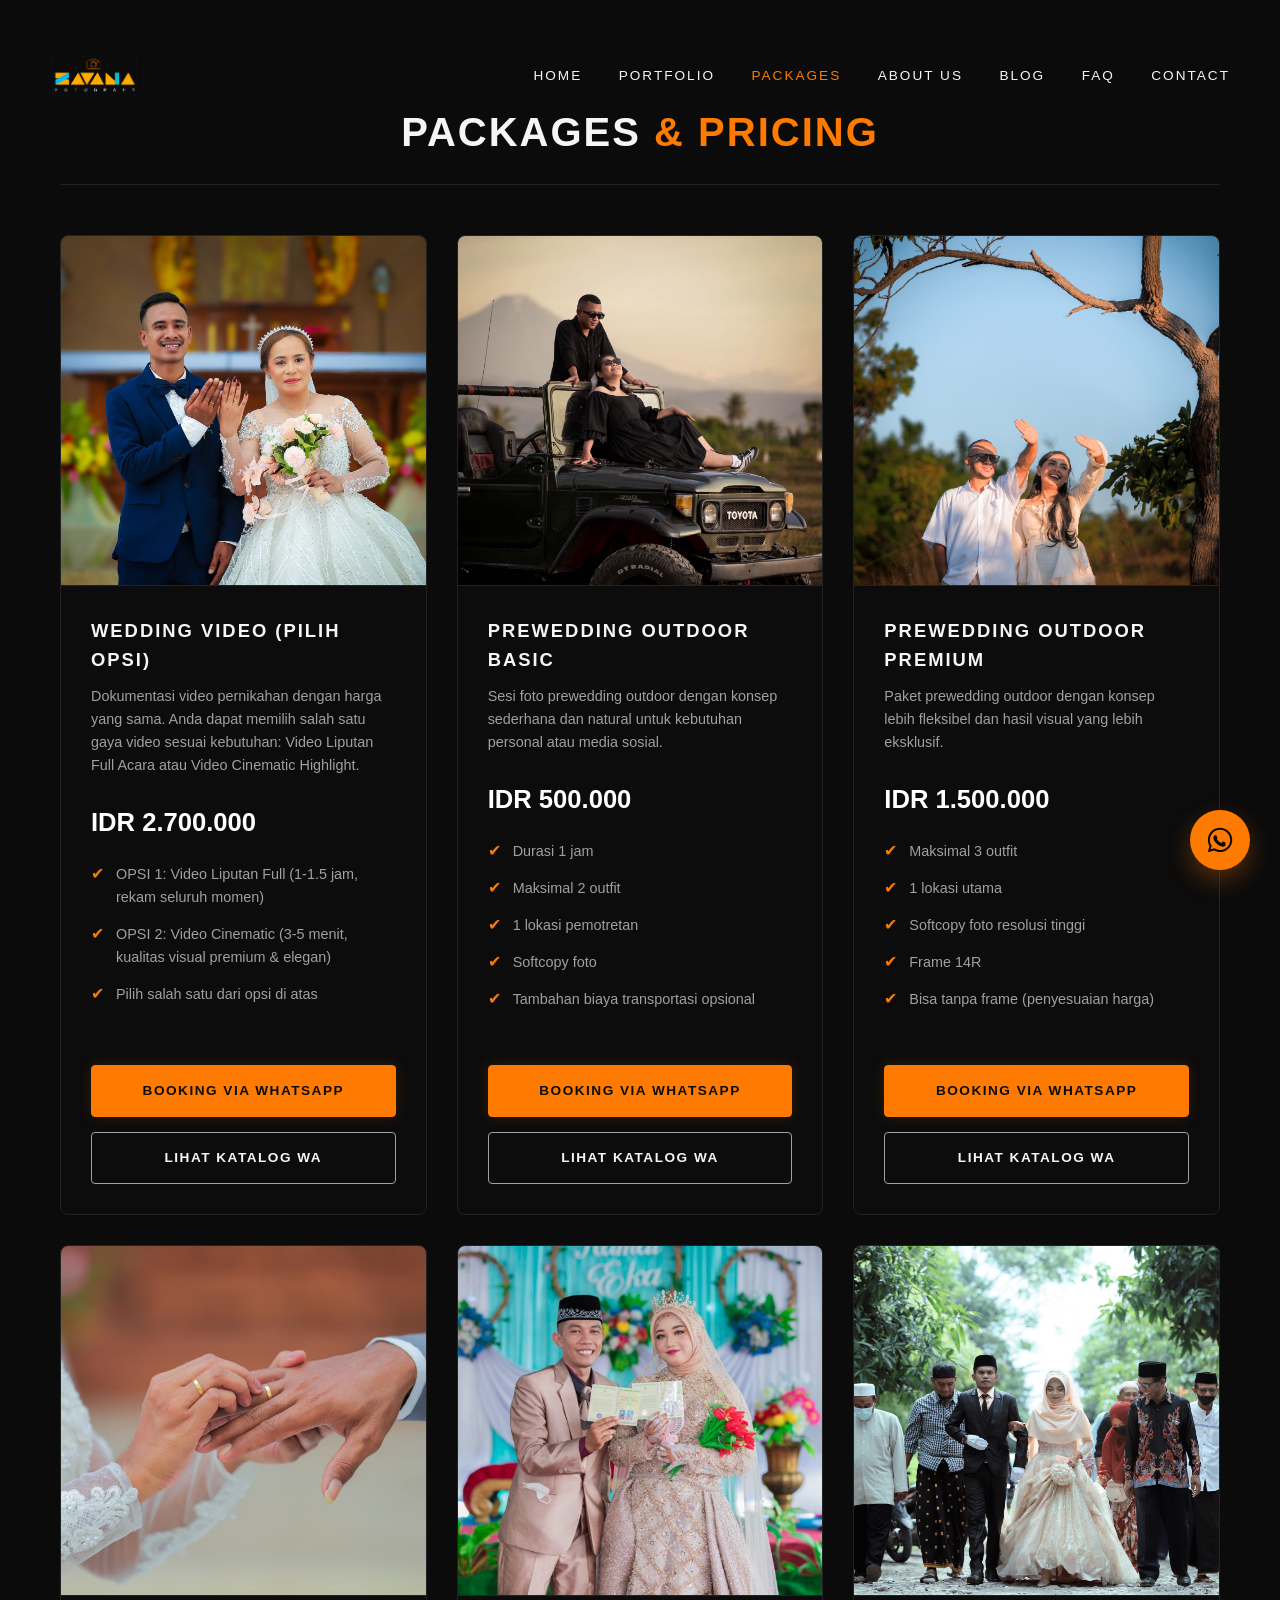
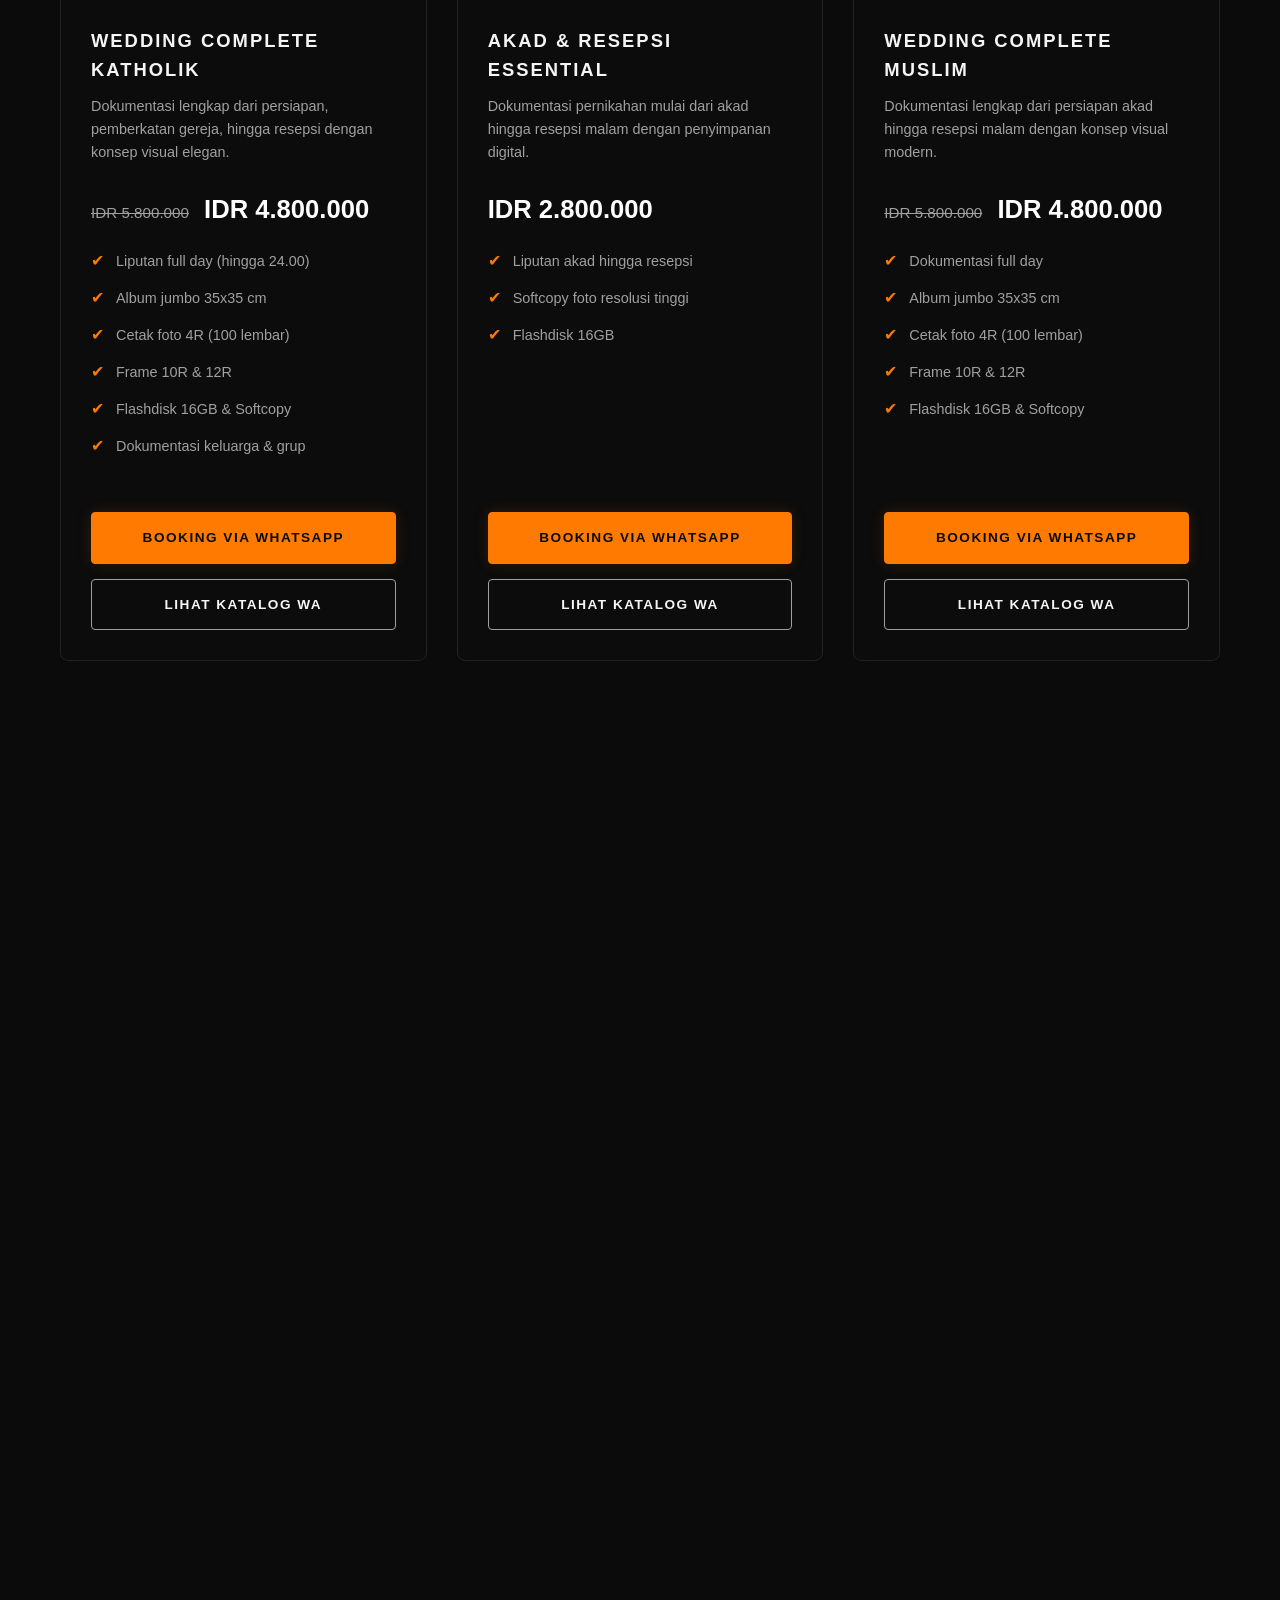
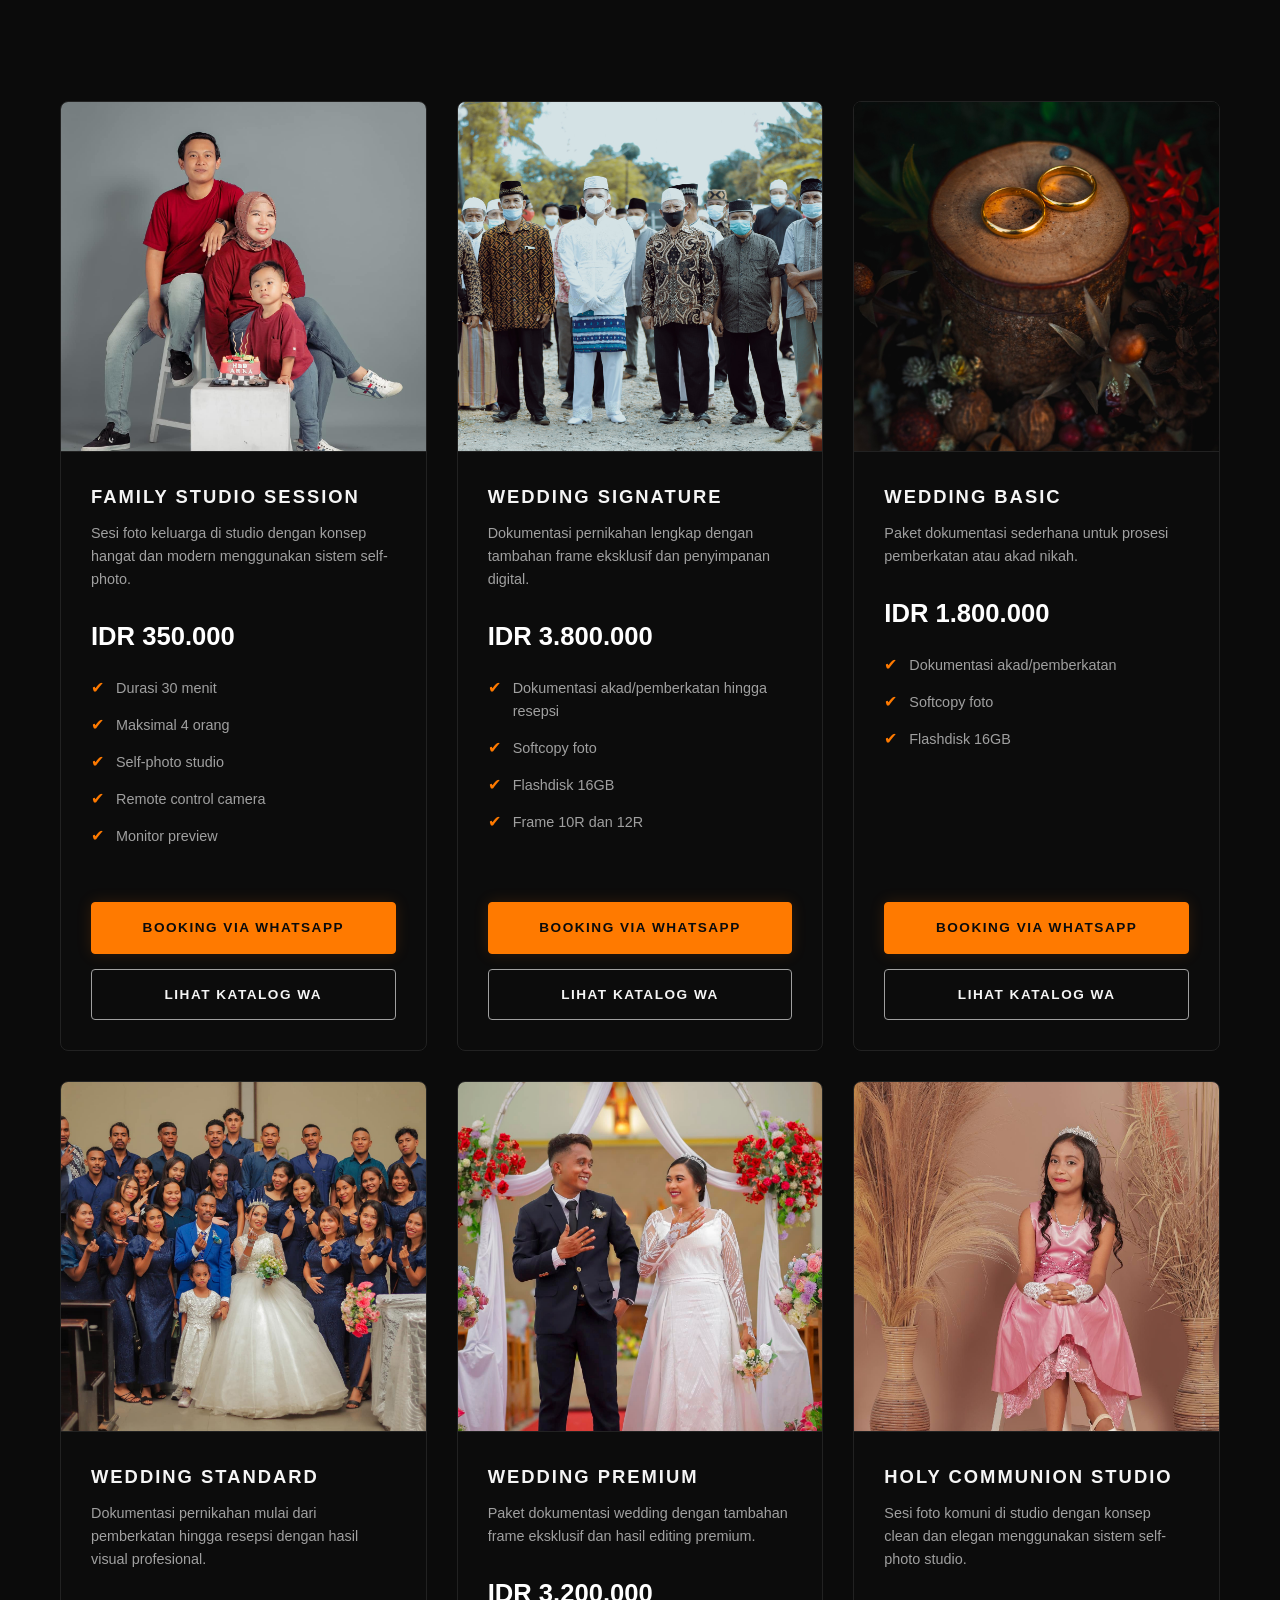
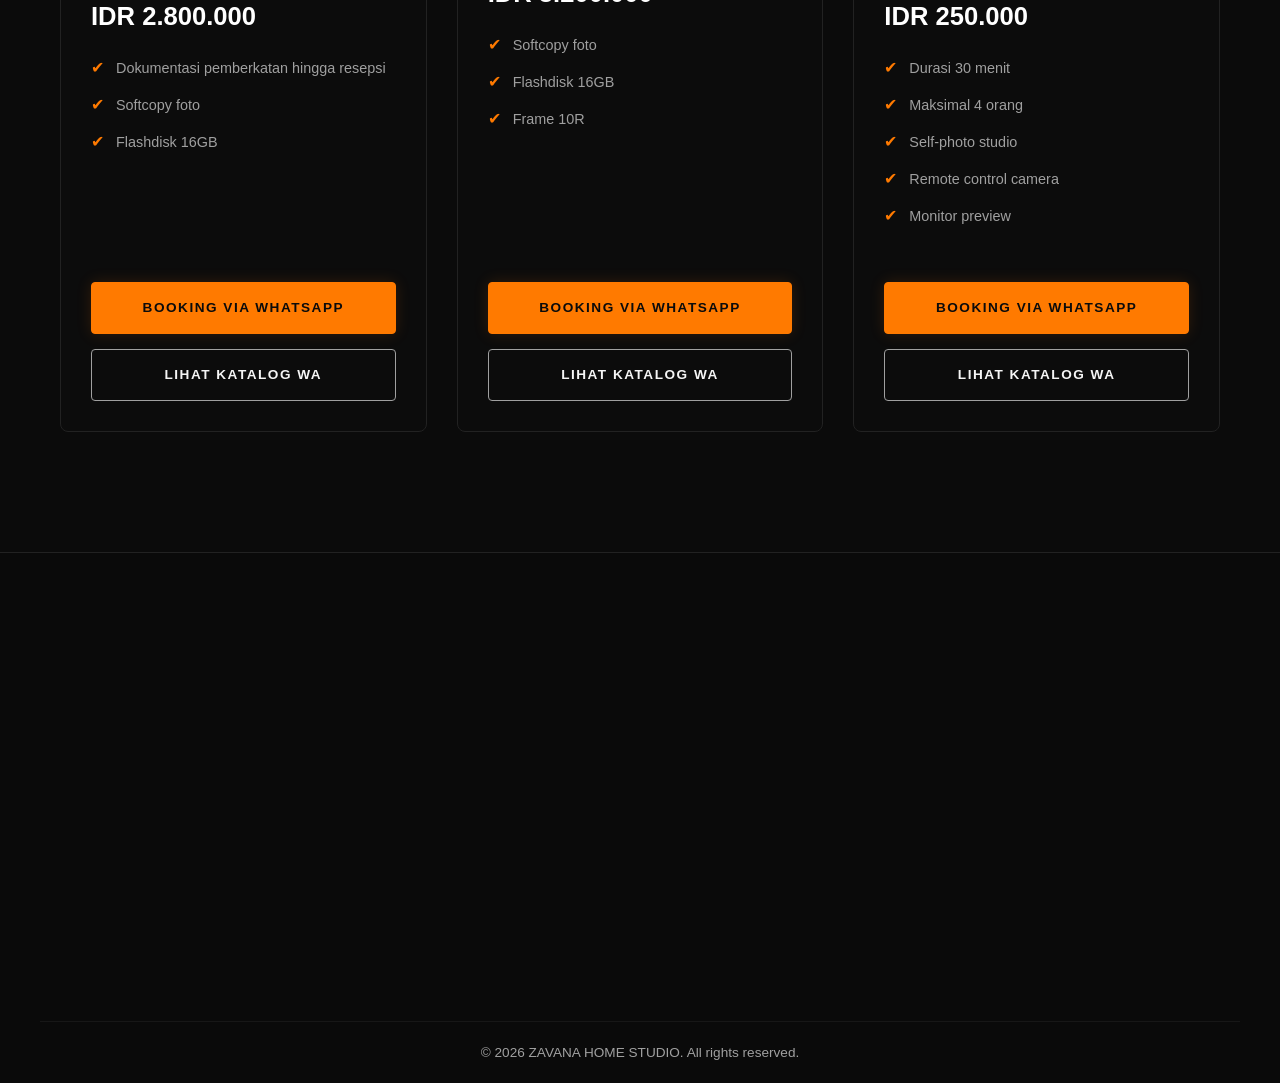
<file: paket.html>
<!DOCTYPE html>
<html lang="id">
<head>
    <meta charset="UTF-8">
    <meta name="viewport" content="width=device-width, initial-scale=1.0">
    <title>Paket | ZAVANA HOME STUDIO</title>
    <meta name="description" content="Daftar harga dan paket layanan fotografi dan videografi ZAVANA HOME STUDIO. Transparan dan tanpa biaya tersembunyi.">
    
    <!-- SEO & Open Graph Meta Tags -->
    <meta property="og:title" content="Paket | ZAVANA HOME STUDIO">
    <meta property="og:description" content="Daftar harga dan paket layanan fotografi dan videografi ZAVANA HOME STUDIO. Transparan dan tanpa biaya tersembunyi.">
    <meta property="og:image" content="https://zavanahomestudio.com/assets/images/wedding/wedding-cinematic.jpg">
    <meta property="og:url" content="https://zavanahomestudio.com/paket.html">
    <meta property="og:type" content="website">
    <meta name="twitter:card" content="summary_large_image">

    <!-- Google Analytics (Placeholder) -->
    <script async src="https://www.googletagmanager.com/gtag/js?id=G-XXXXXXXXXX"></script>
    <script>
      window.dataLayer = window.dataLayer || [];
      function gtag(){dataLayer.push(arguments);}
      gtag('js', new Date());
      gtag('config', 'G-XXXXXXXXXX');
    </script>

    <link rel="stylesheet" href="css/style.css">
</head>
<body>
    <header class="site-header">
        <a href="index.html" class="logo">
            <img src="assets/images/logo.PNG" alt="ZAVANA" class="logo-img">
        </a>
        <button class="menu-toggle" aria-label="Toggle menu">
            <span></span>
            <span></span>
            <span></span>
        </button>
        <nav class="main-nav">
            <a href="index.html">Home</a>
            <a href="portfolio.html">Portfolio</a>
            <a href="paket.html" class="active">Packages</a>
            <a href="tentang.html">About Us</a>
            <a href="blog.html">Blog</a>
            <a href="faq.html">FAQ</a>
            <a href="kontak.html">Contact</a>
        </nav>
    </header>

    <main class="container">
        <h1 class="page-title">Packages <span>& Pricing</span></h1>
        
        <div class="pricing-grid" id="pricing-grid">
            <!-- Paket akan dimuat otomatis dari katalog.json via app.js -->
        </div>
    </main>

    <footer class="site-footer">
        <div class="footer-container">
            <div class="footer-brand">
                <a href="index.html" class="logo">
                    <img src="assets/images/logo.PNG" alt="ZAVANA" class="logo-img">
                </a>
                <p>Studio kreatif fotografi dan videografi yang berdedikasi menghadirkan visual cinematic dan storytelling modern.</p>
                <img src="assets/images/watermark-ockhand.PNG" alt="Signature ZAVANA" class="footer-signature" loading="lazy">
                <p class="footer-signature-name">Ockhand Tage</p>
            </div>
            <div class="footer-links">
                <h4>Explore</h4>
                <nav>
                    <a href="index.html">Home</a>
                    <a href="portfolio.html">Portfolio</a>
                    <a href="paket.html">Packages</a>
                    <a href="tentang.html">About Us</a>
                    <a href="blog.html">Blog</a>
                    <a href="faq.html">FAQ</a>
                </nav>
            </div>
            <div class="footer-social">
                <h4>Contact Us</h4>
                <nav>
                    <a href="https://wa.me/6282147337116" target="_blank">WhatsApp</a>
                    <a href="https://www.instagram.com/ockhandtage/" target="_blank">Instagram</a>
                    <a href="https://www.tiktok.com/@ockhand_tage" target="_blank">TikTok</a>
                    <a href="https://www.facebook.com/Ockhand/" target="_blank">Facebook</a>
                    <a href="mailto:oskartage91@gmail.com">Email</a>
                    <a href="https://maps.app.goo.gl/gDieXaDuc1VqStg48" target="_blank">Lokasi Studio</a>
                    <a href="#" class="share-website-btn">Bagikan Website 🔗</a>
                </nav>
            </div>
        </div>
        <div class="footer-bottom">
            <p>&copy; 2026 ZAVANA HOME STUDIO. All rights reserved.</p>
        </div>
    </footer>

    <!-- Floating WhatsApp Button -->
    <a href="https://wa.me/6282147337116" class="floating-wa reveal active" target="_blank" aria-label="Hubungi via WhatsApp">
        <svg xmlns="http://www.w3.org/2000/svg" viewBox="0 0 448 512" width="28" height="28" fill="#0B0B0B">
            <path d="M380.9 97.1C339 55.1 283.2 32 223.9 32c-122.4 0-222 99.6-222 222 0 39.1 10.2 77.3 29.6 111L0 480l117.7-30.9c32.4 17.7 68.9 27 106.1 27h.1c122.3 0 224.1-99.6 224.1-222 0-59.3-25.2-115-67.1-157zm-157 341.6c-33.2 0-65.7-8.9-94-25.7l-6.7-4-69.8 18.3L72 359.2l-4.4-7c-18.5-29.4-28.2-63.3-28.2-98.2 0-101.7 82.8-184.5 184.6-184.5 49.3 0 95.6 19.2 130.4 54.1 34.8 34.9 56.2 81.2 56.1 130.5 0 101.8-84.9 184.6-186.6 184.6zm101.2-138.2c-5.5-2.8-32.8-16.2-37.9-18-5.1-1.9-8.8-2.8-12.5 2.8-3.7 5.6-14.3 18-17.6 21.8-3.2 3.7-6.5 4.2-12 1.4-32.6-16.3-54-29.1-75.5-66-2.1-3.6 2.1-3.2 7.6-14.3 1.4-2.8 1.4-5.6 0-8.3-1.4-2.8-12.5-30.1-17.1-41.2-4.5-10.8-9.1-9.3-12.5-9.5-3.2-.2-6.9-.2-10.6-.2-3.7 0-9.7 1.4-14.8 6.9-5.1 5.6-19.4 19-19.4 46.3 0 27.3 19.9 53.7 22.6 57.4 2.8 3.7 39.1 59.7 94.8 83.8 35.2 15.2 49 16.5 66.6 13.9 10.7-1.6 32.8-13.4 37.4-26.4 4.6-13 4.6-24.1 3.2-26.4-1.3-2.5-5-3.9-10.5-6.6z"/>
        </svg>
    </a>

    <!-- Back to Top Button -->
    <button id="back-to-top" class="back-to-top" aria-label="Kembali ke Atas">
        &#8679;
    </button>

    <script src="js/app.js"></script>
</body>
</html>
</file>
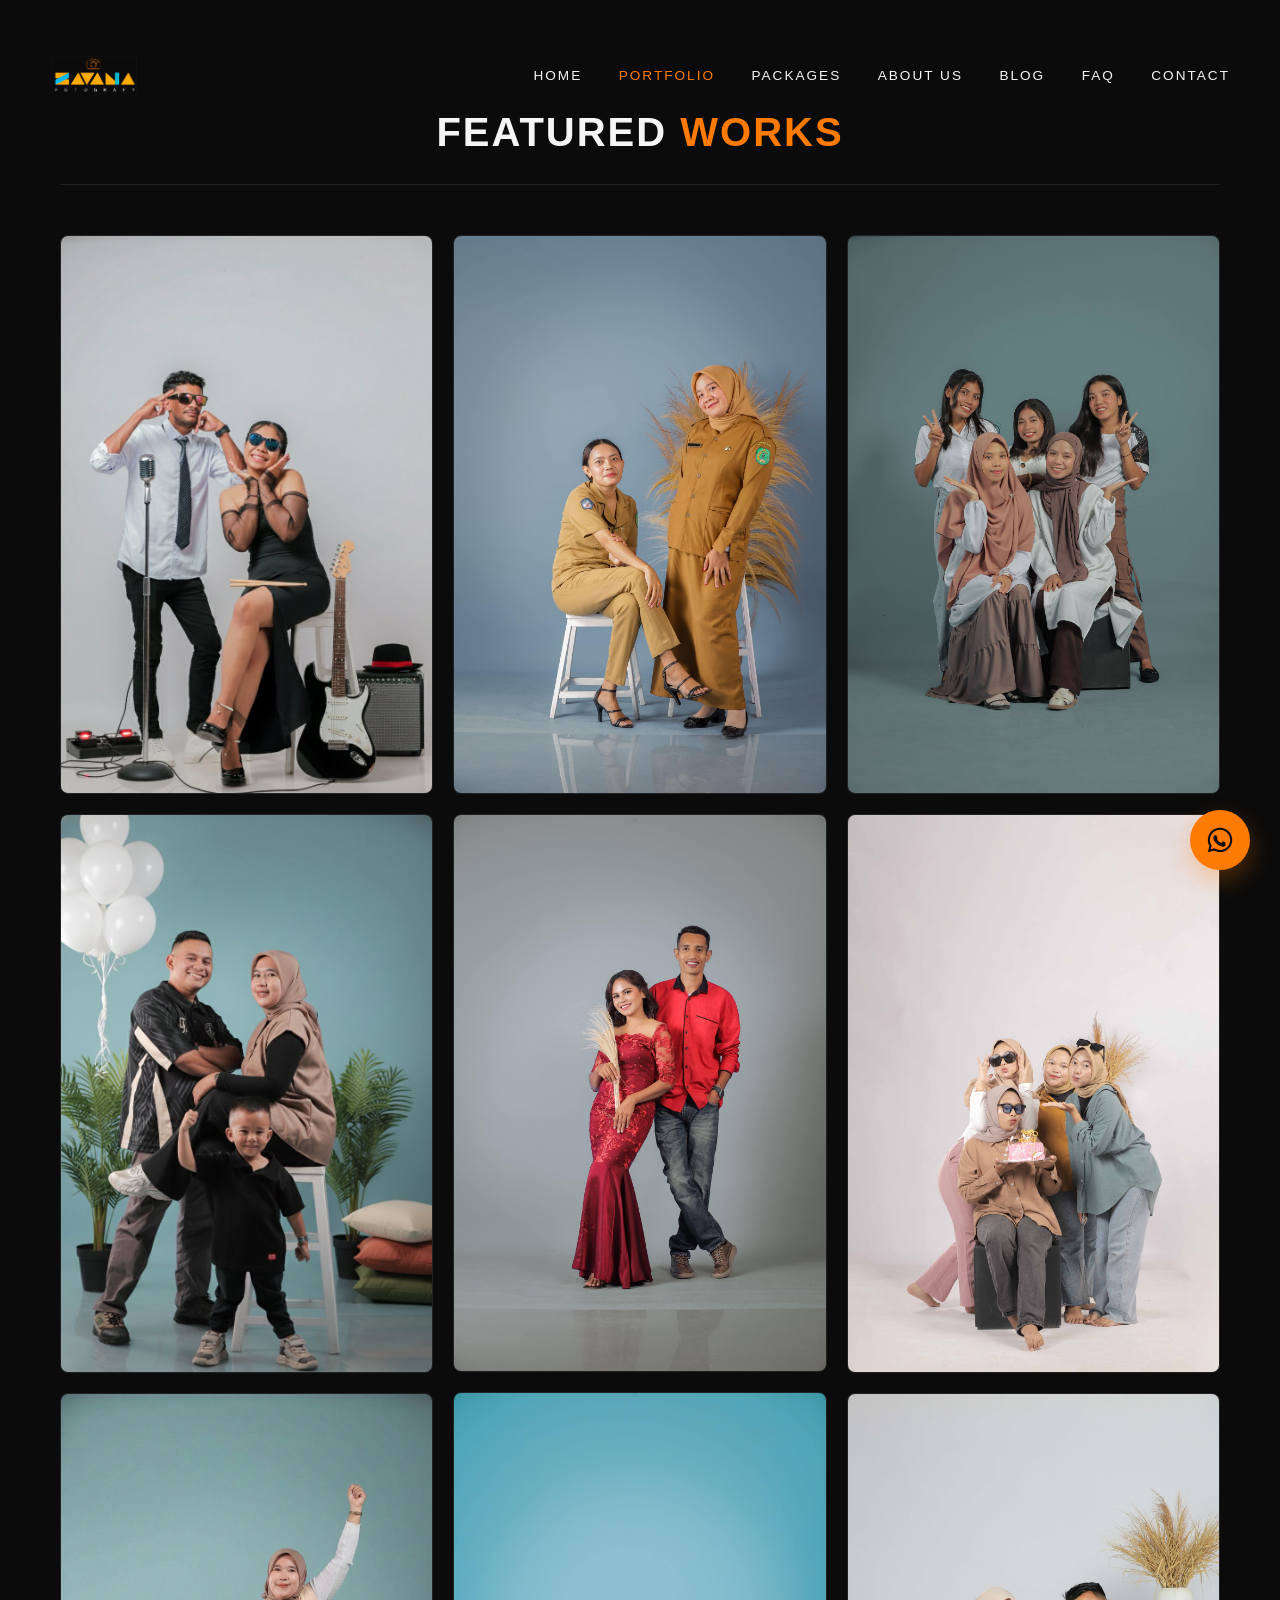
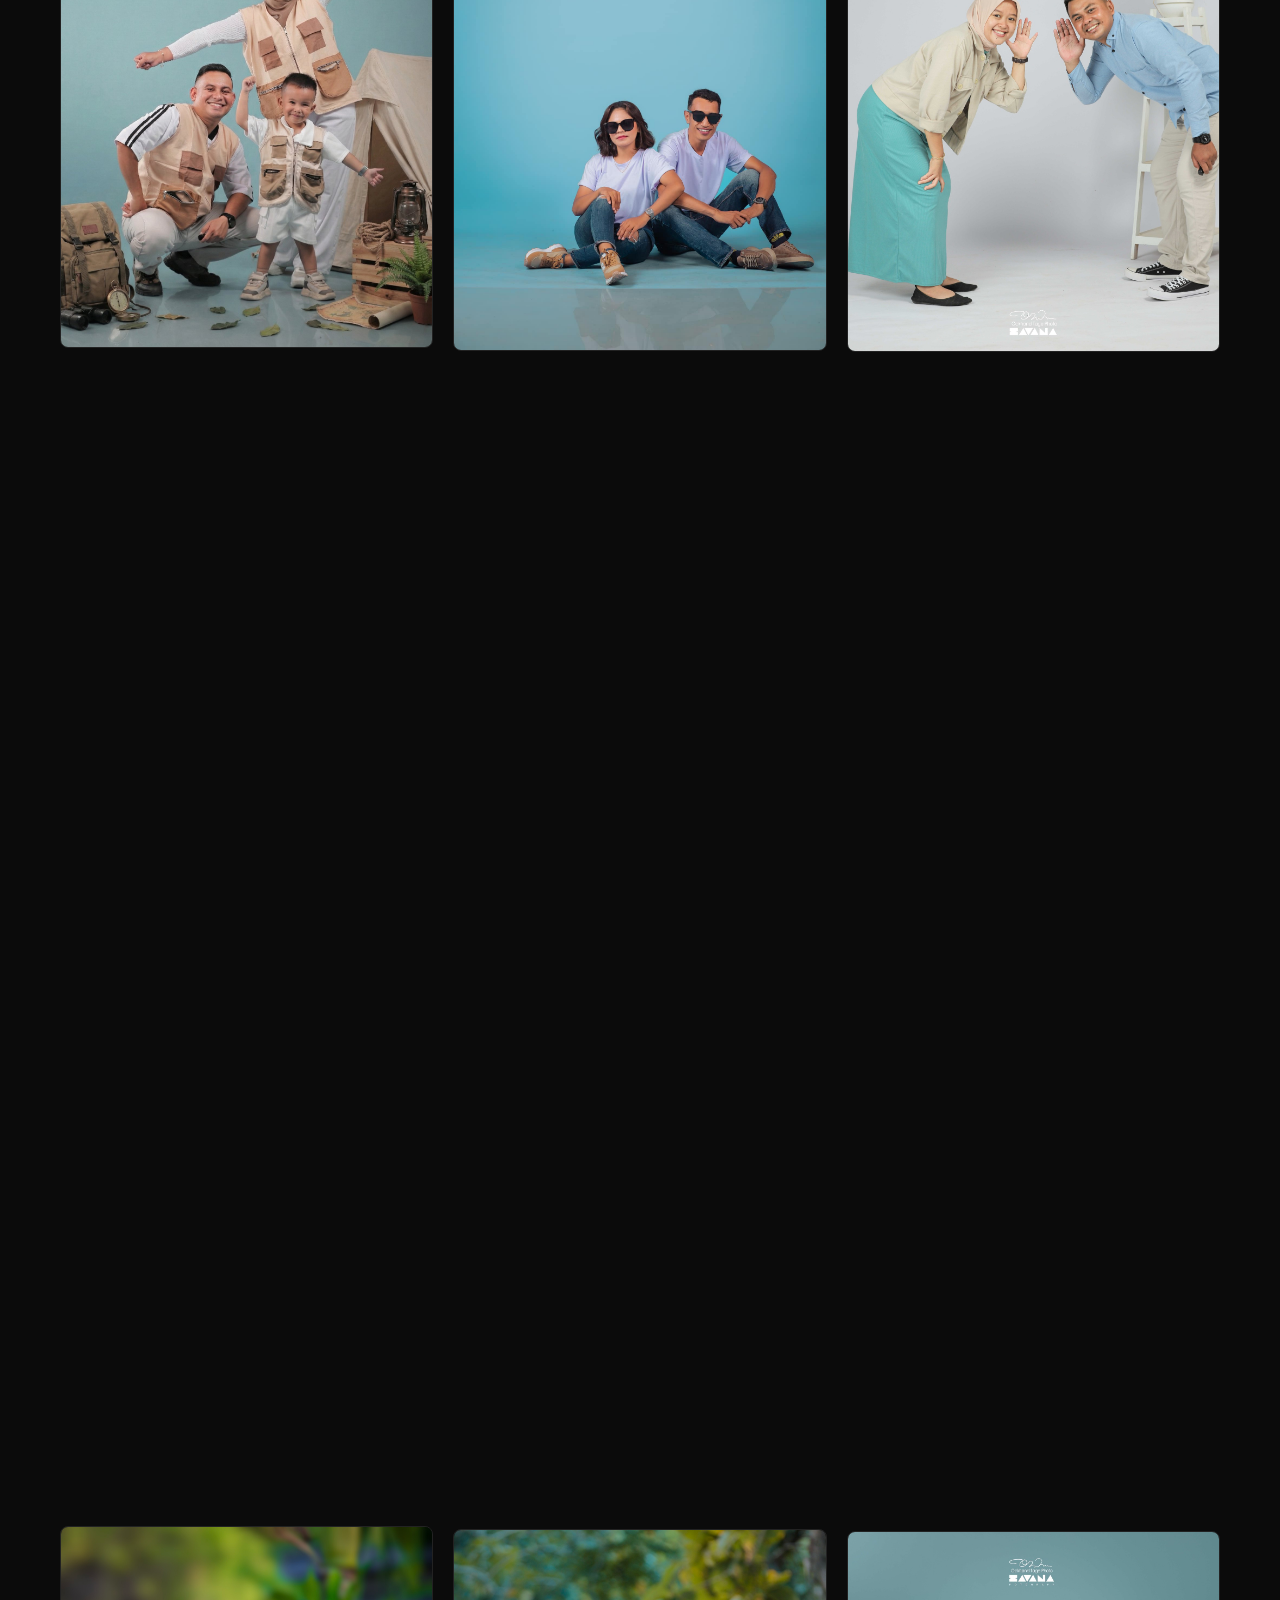
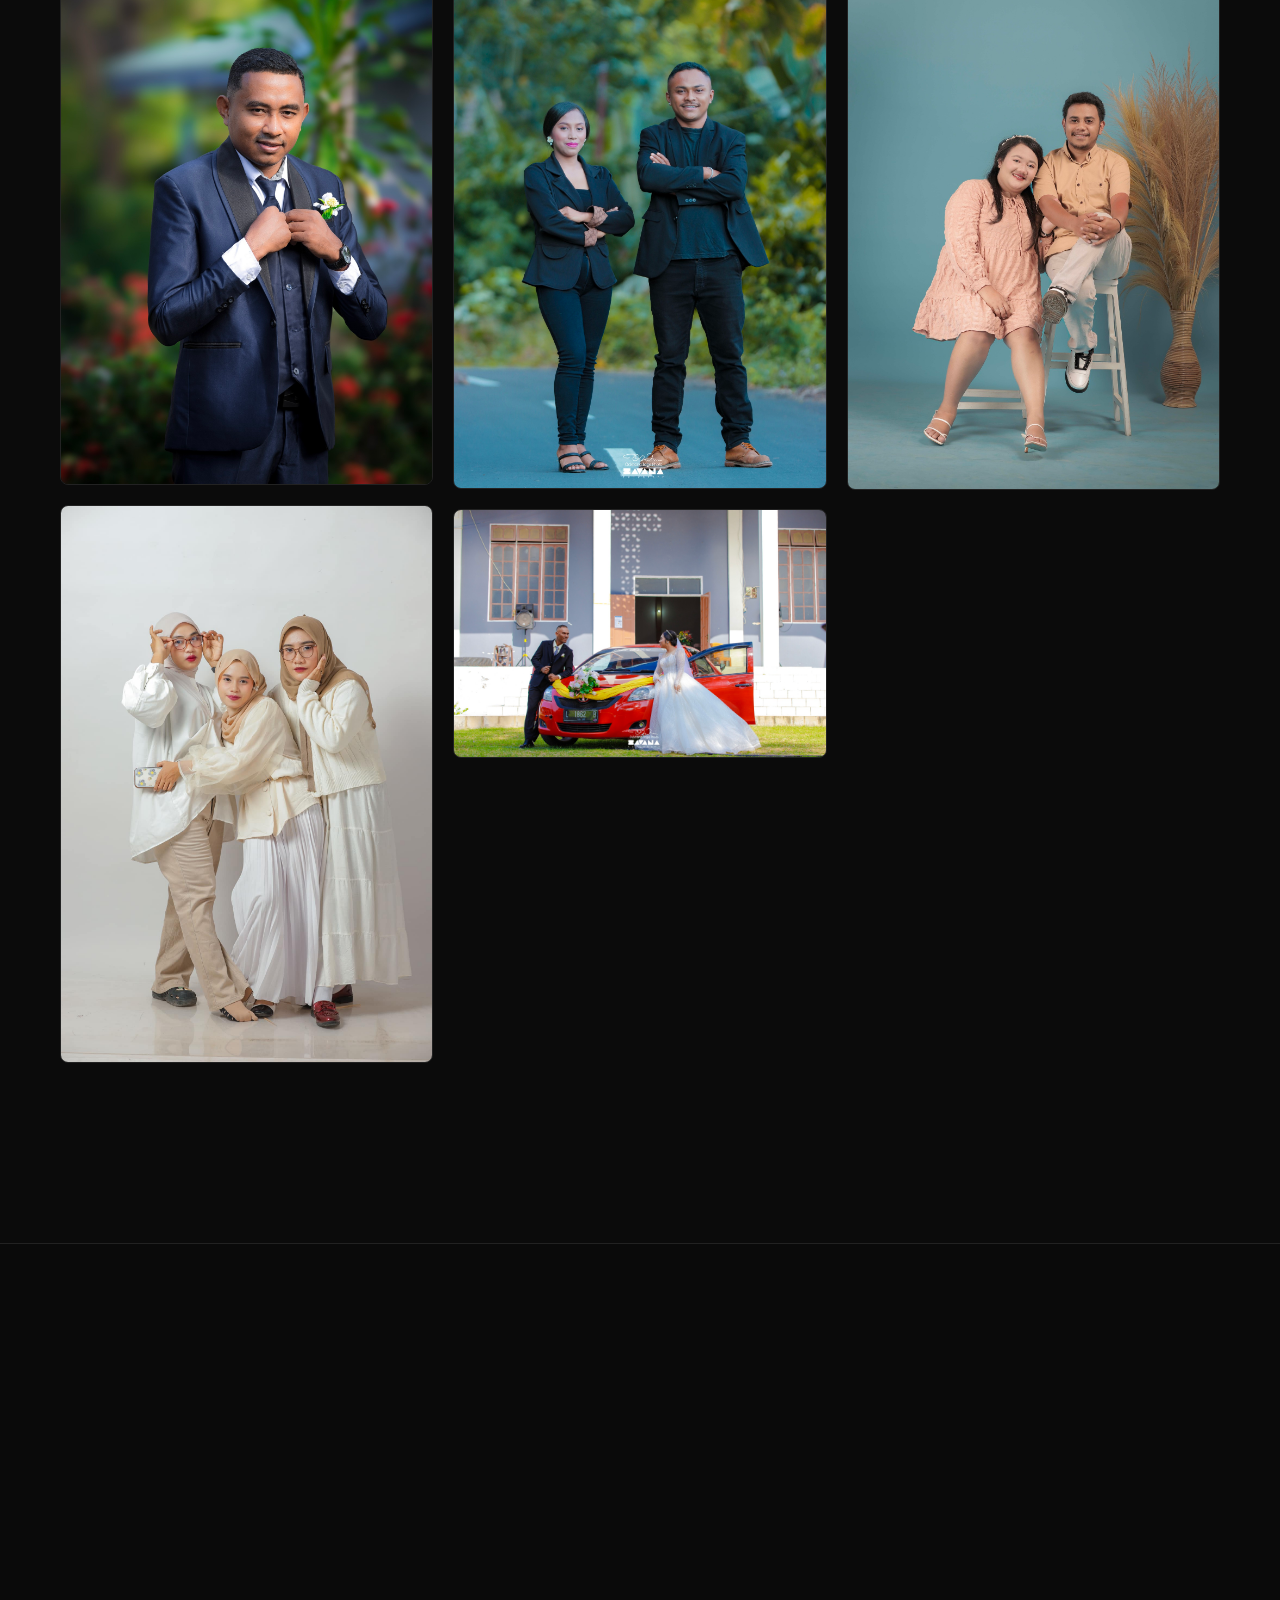
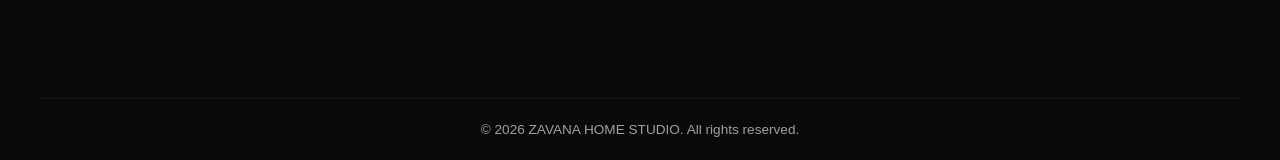
<file: portfolio.html>
<!DOCTYPE html>
<html lang="id">
<head>
    <meta charset="UTF-8">
    <meta name="viewport" content="width=device-width, initial-scale=1.0">
    <title>Portfolio | ZAVANA HOME STUDIO</title>
    <meta name="description" content="Explore selected photography and videography works from ZAVANA HOME STUDIO. Covering weddings, preweddings, to cinematic studio sessions.">
    
    <!-- SEO & Open Graph Meta Tags -->
    <meta property="og:title" content="Portfolio | ZAVANA HOME STUDIO">
    <meta property="og:description" content="Jelajahi karya pilihan fotografi dan videografi dari ZAVANA HOME STUDIO. Meliputi momen pernikahan, prewedding, hingga sesi studio yang sinematik.">
    <meta property="og:image" content="https://zavanahomestudio.com/assets/images/wedding/wedding-cinematic.jpg">
    <meta property="og:url" content="https://zavanahomestudio.com/portfolio.html">
    <meta property="og:type" content="website">
    <meta name="twitter:card" content="summary_large_image">

    <!-- Google Analytics (Placeholder) -->
    <script async src="https://www.googletagmanager.com/gtag/js?id=G-XXXXXXXXXX"></script>
    <script>
      window.dataLayer = window.dataLayer || [];
      function gtag(){dataLayer.push(arguments);}
      gtag('js', new Date());
      gtag('config', 'G-XXXXXXXXXX');
    </script>

    <link rel="stylesheet" href="css/style.css">
</head>
<body>
    <header class="site-header">
        <a href="index.html" class="logo">
            <img src="assets/images/logo.PNG" alt="ZAVANA" class="logo-img">
        </a>
        <button class="menu-toggle" aria-label="Toggle menu">
            <span></span>
            <span></span>
            <span></span>
        </button>
        <nav class="main-nav">
            <a href="index.html">Home</a>
            <a href="portfolio.html" class="active">Portfolio</a>
            <a href="paket.html">Packages</a>
            <a href="tentang.html">About Us</a>
            <a href="blog.html">Blog</a>
            <a href="faq.html">FAQ</a>
            <a href="kontak.html">Contact</a>
        </nav>
    </header>

    <main class="container">
        <h1 class="page-title">Featured <span>Works</span></h1>
        
        <div class="gallery-grid" id="gallery-grid">
            <img src="assets/images/gallery/foto-1.jpg" alt="Portfolio Zavana 1" class="gallery-img reveal" loading="lazy">
            <img src="assets/images/gallery/foto-2.jpg" alt="Portfolio Zavana 2" class="gallery-img reveal" loading="lazy">
            <img src="assets/images/gallery/foto-3.jpg" alt="Portfolio Zavana 3" class="gallery-img reveal" loading="lazy">
            <img src="assets/images/gallery/foto-4.jpg" alt="Portfolio Zavana 4" class="gallery-img reveal" loading="lazy">
            <img src="assets/images/gallery/foto-5.jpg" alt="Portfolio Zavana 5" class="gallery-img reveal" loading="lazy">
            <img src="assets/images/gallery/foto-6.jpg" alt="Portfolio Zavana 6" class="gallery-img reveal" loading="lazy">
            <img src="assets/images/gallery/foto-7.jpg" alt="Portfolio Zavana 7" class="gallery-img reveal" loading="lazy">
            <img src="assets/images/gallery/foto-8.jpg" alt="Portfolio Zavana 8" class="gallery-img reveal" loading="lazy">
            <img src="assets/images/gallery/foto-9.jpg" alt="Portfolio Zavana 9" class="gallery-img reveal" loading="lazy">
            <img src="assets/images/gallery/foto-10.jpg" alt="Portfolio Zavana 10" class="gallery-img reveal" loading="lazy">
            <img src="assets/images/gallery/foto-11.jpg" alt="Portfolio Zavana 11" class="gallery-img reveal" loading="lazy">
            <img src="assets/images/gallery/foto-12.jpg" alt="Portfolio Zavana 12" class="gallery-img reveal" loading="lazy">
            <img src="assets/images/gallery/foto-13.jpg" alt="Portfolio Zavana 13" class="gallery-img reveal" loading="lazy">
            <img src="assets/images/gallery/foto-14.jpg" alt="Portfolio Zavana 14" class="gallery-img reveal" loading="lazy">
            <img src="assets/images/gallery/foto-15.jpg" alt="Portfolio Zavana 15" class="gallery-img reveal" loading="lazy">
            <img src="assets/images/gallery/foto-16.jpg" alt="Portfolio Zavana 16" class="gallery-img reveal" loading="lazy">
            <img src="assets/images/gallery/foto-17.jpg" alt="Portfolio Zavana 17" class="gallery-img reveal" loading="lazy">
            <img src="assets/images/gallery/foto-18.jpg" alt="Portfolio Zavana 18" class="gallery-img reveal" loading="lazy">
            <img src="assets/images/gallery/foto-19.jpg" alt="Portfolio Zavana 19" class="gallery-img reveal" loading="lazy">
            <img src="assets/images/gallery/foto-20.jpg" alt="Portfolio Zavana 20" class="gallery-img reveal" loading="lazy">
        </div>
    </main>

    <footer class="site-footer">
        <div class="footer-container">
            <div class="footer-brand">
                <a href="index.html" class="logo">
                    <img src="assets/images/logo.PNG" alt="ZAVANA" class="logo-img">
                </a>
                <p>Studio kreatif fotografi dan videografi yang berdedikasi menghadirkan visual cinematic dan storytelling modern.</p>
            </div>
            <div class="footer-links">
                <h4>Explore</h4>
                <nav>
                    <a href="index.html">Home</a>
                    <a href="portfolio.html">Portfolio</a>
                    <a href="paket.html">Packages</a>
                    <a href="tentang.html">About Us</a>
                    <a href="blog.html">Blog</a>
                    <a href="faq.html">FAQ</a>
                </nav>
            </div>
            <div class="footer-social">
                <h4>Contact Us</h4>
                <nav>
                    <a href="https://wa.me/6282147337116" target="_blank">WhatsApp</a>
                    <a href="https://www.instagram.com/ockhandtage/" target="_blank">Instagram</a>
                    <a href="https://www.tiktok.com/@ockhand_tage" target="_blank">TikTok</a>
                    <a href="https://www.facebook.com/Ockhand/" target="_blank">Facebook</a>
                    <a href="mailto:oskartage91@gmail.com">Email</a>
                    <a href="https://maps.app.goo.gl/gDieXaDuc1VqStg48" target="_blank">Lokasi Studio</a>
                    <a href="#" class="share-website-btn">Bagikan Website 🔗</a>
                </nav>
            </div>
        </div>
        <div class="footer-bottom">
            <p>&copy; 2026 ZAVANA HOME STUDIO. All rights reserved.</p>
        </div>
    </footer>

    <!-- Floating WhatsApp Button -->
    <a href="https://wa.me/6282147337116" class="floating-wa reveal active" target="_blank" aria-label="Hubungi via WhatsApp">
        <svg xmlns="http://www.w3.org/2000/svg" viewBox="0 0 448 512" width="28" height="28" fill="#0B0B0B">
            <path d="M380.9 97.1C339 55.1 283.2 32 223.9 32c-122.4 0-222 99.6-222 222 0 39.1 10.2 77.3 29.6 111L0 480l117.7-30.9c32.4 17.7 68.9 27 106.1 27h.1c122.3 0 224.1-99.6 224.1-222 0-59.3-25.2-115-67.1-157zm-157 341.6c-33.2 0-65.7-8.9-94-25.7l-6.7-4-69.8 18.3L72 359.2l-4.4-7c-18.5-29.4-28.2-63.3-28.2-98.2 0-101.7 82.8-184.5 184.6-184.5 49.3 0 95.6 19.2 130.4 54.1 34.8 34.9 56.2 81.2 56.1 130.5 0 101.8-84.9 184.6-186.6 184.6zm101.2-138.2c-5.5-2.8-32.8-16.2-37.9-18-5.1-1.9-8.8-2.8-12.5 2.8-3.7 5.6-14.3 18-17.6 21.8-3.2 3.7-6.5 4.2-12 1.4-32.6-16.3-54-29.1-75.5-66-2.1-3.6 2.1-3.2 7.6-14.3 1.4-2.8 1.4-5.6 0-8.3-1.4-2.8-12.5-30.1-17.1-41.2-4.5-10.8-9.1-9.3-12.5-9.5-3.2-.2-6.9-.2-10.6-.2-3.7 0-9.7 1.4-14.8 6.9-5.1 5.6-19.4 19-19.4 46.3 0 27.3 19.9 53.7 22.6 57.4 2.8 3.7 39.1 59.7 94.8 83.8 35.2 15.2 49 16.5 66.6 13.9 10.7-1.6 32.8-13.4 37.4-26.4 4.6-13 4.6-24.1 3.2-26.4-1.3-2.5-5-3.9-10.5-6.6z"/>
        </svg>
    </a>

    <!-- Back to Top Button -->
    <button id="back-to-top" class="back-to-top" aria-label="Kembali ke Atas">
        &#8679;
    </button>

    <script src="js/app.js"></script>
</body>
</html>
</file>
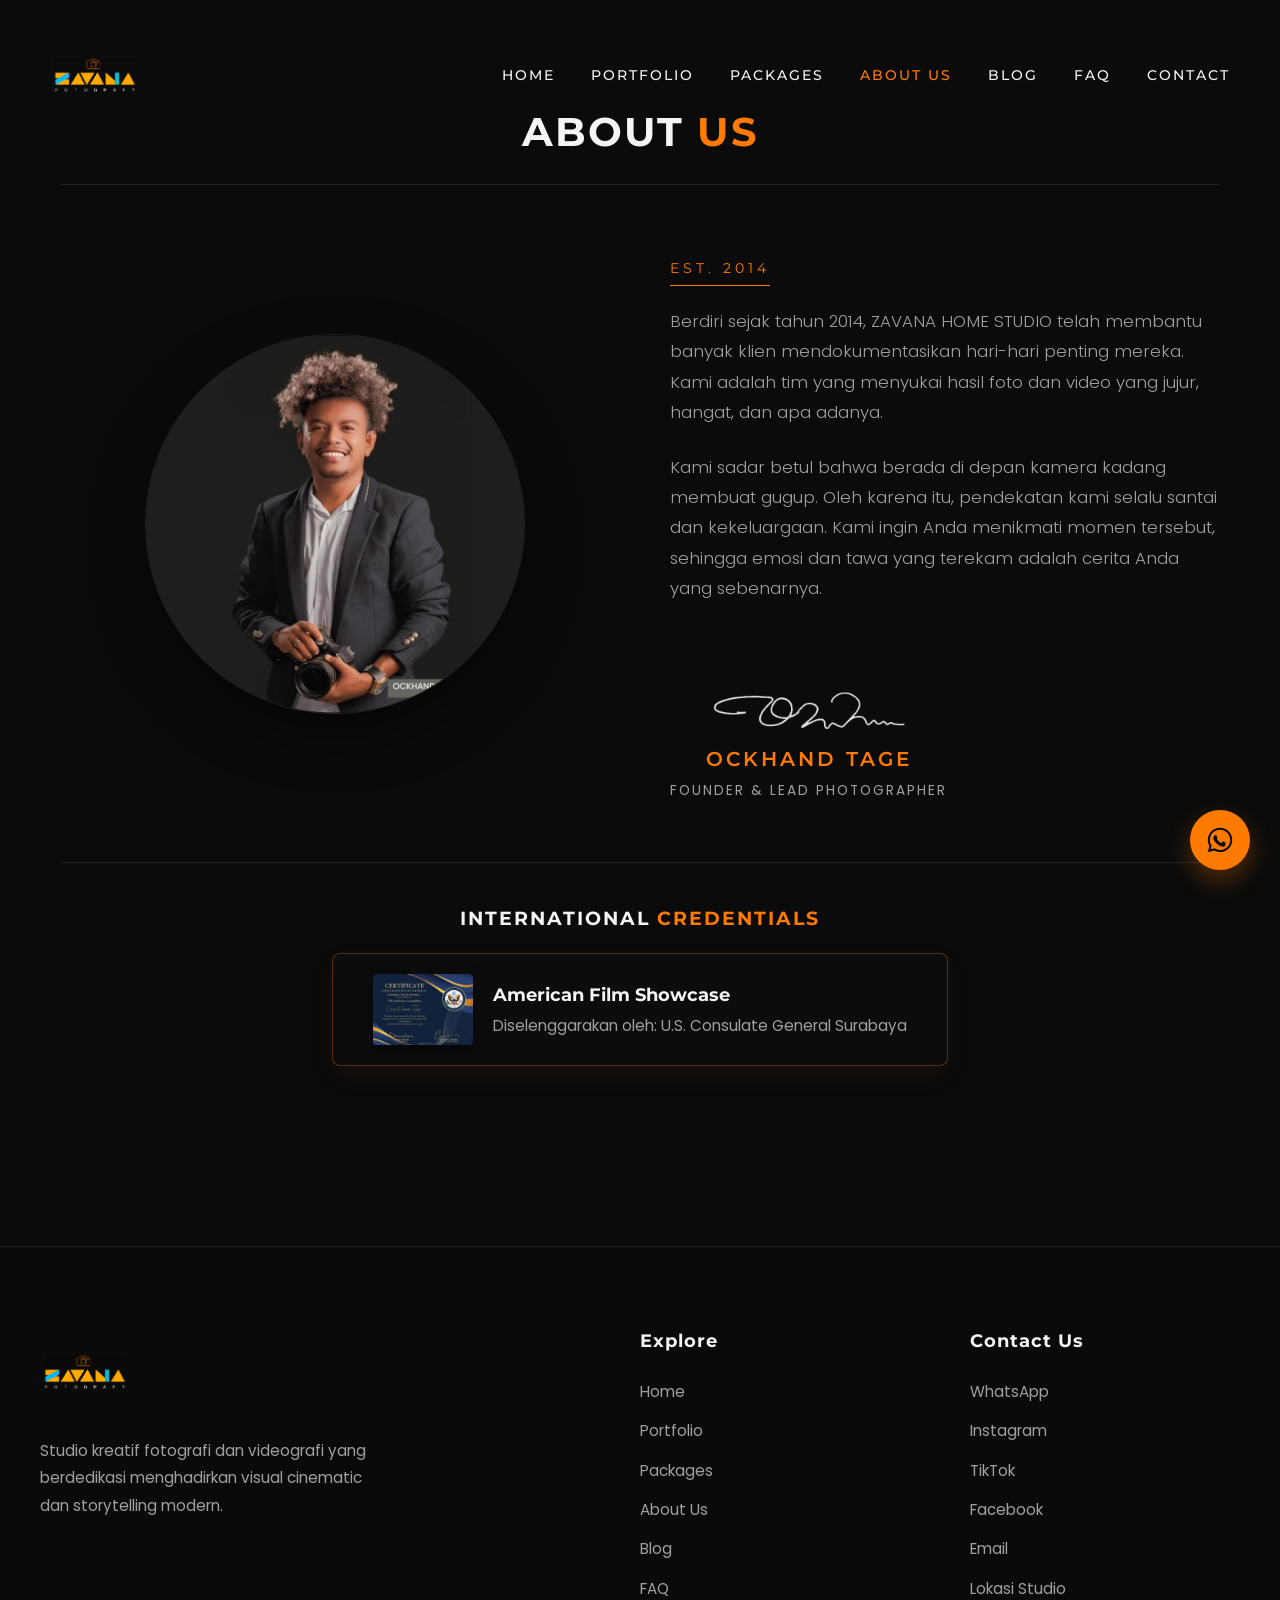
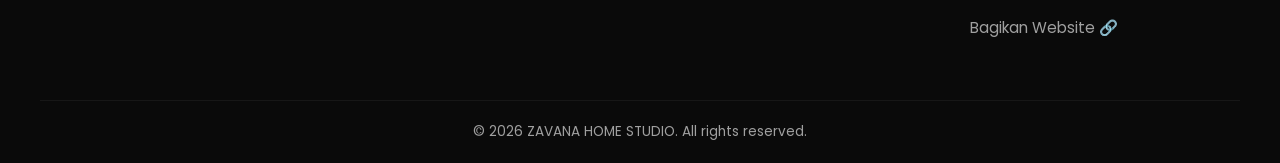
<file: tentang.html>
<!DOCTYPE html>
<html lang="id">
<head>
    <meta charset="UTF-8">
    <meta name="viewport" content="width=device-width, initial-scale=1.0">
    <title>About Us | ZAVANA HOME STUDIO</title>
    <meta name="description" content="Berdiri sejak tahun 2014, ZAVANA HOME STUDIO telah membantu banyak klien mendokumentasikan hari-hari penting mereka.">
    
    <!-- SEO & Open Graph Meta Tags -->
    <meta property="og:title" content="About Us | ZAVANA HOME STUDIO">
    <meta property="og:description" content="Berdiri sejak tahun 2014, ZAVANA HOME STUDIO telah membantu banyak klien mendokumentasikan hari-hari penting mereka.">
    <meta property="og:image" content="https://zavanahomestudio.com/assets/images/Foto-Saya.jpg">
    <meta property="og:url" content="https://zavanahomestudio.com/tentang.html">
    <meta property="og:type" content="website">
    <meta name="twitter:card" content="summary_large_image">

    <!-- Google Analytics (Placeholder) -->
    <script async src="https://www.googletagmanager.com/gtag/js?id=G-XXXXXXXXXX"></script>
    <script>
      window.dataLayer = window.dataLayer || [];
      function gtag(){dataLayer.push(arguments);}
      gtag('js', new Date());
      gtag('config', 'G-XXXXXXXXXX');
    </script>

    <link rel="preconnect" href="https://fonts.googleapis.com">
    <link rel="preconnect" href="https://fonts.gstatic.com" crossorigin>
    <link href="https://fonts.googleapis.com/css2?family=Montserrat:wght@400;500;600;700&family=Poppins:wght@300;400;500&display=swap" rel="stylesheet">
    <link rel="stylesheet" href="css/style.css">
</head>
<body>
    <header class="site-header">
        <a href="index.html" class="logo">
            <img src="assets/images/logo.PNG" alt="ZAVANA" class="logo-img">
        </a>
        <button class="menu-toggle" aria-label="Toggle menu">
            <span></span>
            <span></span>
            <span></span>
        </button>
        <nav class="main-nav">
            <a href="index.html">Home</a>
            <a href="portfolio.html">Portfolio</a>
            <a href="paket.html">Packages</a>
            <a href="tentang.html" class="active">About Us</a>
            <a href="blog.html">Blog</a>
            <a href="faq.html">FAQ</a>
            <a href="kontak.html">Contact</a>
        </nav>
    </header>

    <main class="container">
        <h1 class="page-title">About <span>Us</span></h1>
        
        <section class="about-section">
            <div class="about-grid">
                <div class="about-img-wrapper">
                    <div class="about-img-glow"></div>
                    <img src="assets/images/Foto-Saya.jpg" alt="ZAVANA HOME STUDIO Team" class="about-img" loading="lazy">
                </div>
                <div class="about-content">
                    <span class="about-subtitle">Est. 2014</span>
                    <p class="about-desc">
                        Berdiri sejak tahun 2014, ZAVANA HOME STUDIO telah membantu banyak klien mendokumentasikan hari-hari penting mereka. Kami adalah tim yang menyukai hasil foto dan video yang jujur, hangat, dan apa adanya.
                    </p>
                    <p class="about-desc">
                        Kami sadar betul bahwa berada di depan kamera kadang membuat gugup. Oleh karena itu, pendekatan kami selalu santai dan kekeluargaan. Kami ingin Anda menikmati momen tersebut, sehingga emosi dan tawa yang terekam adalah cerita Anda yang sebenarnya.
                    </p>
                    <div class="about-founder-info" style="text-align: left; margin-top: 30px;">
                        <div style="display: inline-flex; flex-direction: column; align-items: center;">
                            <a href="https://www.tiktok.com/@ockhand_tage" target="_blank" class="founder-link">
                                <img src="assets/images/watermark-ockhand.PNG" alt="Tanda Tangan Ockhand Tage" class="founder-signature" loading="lazy">
                                <h3 class="founder-name">Ockhand Tage</h3>
                            </a>
                            <p class="founder-title">Founder & Lead Photographer</p>
                        </div>
                    </div>
                </div>
            </div>

            <!-- Certification Section -->
            <div class="certification-badge reveal" style="margin-top: 60px; text-align: center; padding-top: 40px; border-top: 1px solid var(--border-color);">
                <h3 style="font-family: var(--font-heading); color: var(--text-primary); font-size: 1.2rem; margin-bottom: 20px; letter-spacing: 2px; text-transform: uppercase;">International <span style="color: var(--accent-orange);">Credentials</span></h3>
                <div style="display: inline-flex; align-items: center; gap: 20px; background: rgba(15, 15, 15, 0.65); padding: 20px 40px; border-radius: 8px; border: 1px solid rgba(255, 122, 0, 0.3); box-shadow: 0 10px 30px rgba(255, 122, 0, 0.05); text-align: left; max-width: 100%; flex-wrap: wrap; justify-content: center;">
                    <img src="assets/images/sertifikat.jpg" alt="Sertifikat Internasional Ockhand Tage" class="cert-zoom" loading="lazy" style="width: 100px; height: auto; border-radius: 4px; box-shadow: 0 5px 15px rgba(0,0,0,0.5); cursor: zoom-in;">
                    <div>
                        <h4 style="color: var(--text-primary); margin-bottom: 5px; font-size: 1.1rem; font-family: var(--font-heading);">American Film Showcase</h4>
                        <p style="color: var(--text-secondary); font-size: 0.95rem; margin: 0;">Diselenggarakan oleh: U.S. Consulate General Surabaya</p>
                    </div>
                </div>
            </div>
        </section>
    </main>

    <footer class="site-footer">
        <div class="footer-container">
            <div class="footer-brand">
                <a href="index.html" class="logo">
                    <img src="assets/images/logo.PNG" alt="ZAVANA" class="logo-img">
                </a>
                <p>Studio kreatif fotografi dan videografi yang berdedikasi menghadirkan visual cinematic dan storytelling modern.</p>
            </div>
            <div class="footer-links">
                <h4>Explore</h4>
                <nav>
                    <a href="index.html">Home</a>
                    <a href="portfolio.html">Portfolio</a>
                    <a href="paket.html">Packages</a>
                    <a href="tentang.html">About Us</a>
                    <a href="blog.html">Blog</a>
                    <a href="faq.html">FAQ</a>
                </nav>
            </div>
            <div class="footer-social">
                <h4>Contact Us</h4>
                <nav>
                    <a href="https://wa.me/6282147337116" target="_blank">WhatsApp</a>
                    <a href="https://www.instagram.com/ockhandtage/" target="_blank">Instagram</a>
                    <a href="https://www.tiktok.com/@ockhand_tage" target="_blank">TikTok</a>
                    <a href="https://www.facebook.com/Ockhand/" target="_blank">Facebook</a>
                    <a href="mailto:oskartage91@gmail.com">Email</a>
                    <a href="https://maps.app.goo.gl/gDieXaDuc1VqStg48" target="_blank">Lokasi Studio</a>
                    <a href="#" class="share-website-btn">Bagikan Website 🔗</a>
                </nav>
            </div>
        </div>
        <div class="footer-bottom">
            <p>&copy; 2026 ZAVANA HOME STUDIO. All rights reserved.</p>
        </div>
    </footer>

    <!-- Floating WhatsApp Button -->
    <a href="https://wa.me/6282147337116" class="floating-wa reveal active" target="_blank" aria-label="Hubungi via WhatsApp">
        <svg xmlns="http://www.w3.org/2000/svg" viewBox="0 0 448 512" width="28" height="28" fill="#0B0B0B">
            <path d="M380.9 97.1C339 55.1 283.2 32 223.9 32c-122.4 0-222 99.6-222 222 0 39.1 10.2 77.3 29.6 111L0 480l117.7-30.9c32.4 17.7 68.9 27 106.1 27h.1c122.3 0 224.1-99.6 224.1-222 0-59.3-25.2-115-67.1-157zm-157 341.6c-33.2 0-65.7-8.9-94-25.7l-6.7-4-69.8 18.3L72 359.2l-4.4-7c-18.5-29.4-28.2-63.3-28.2-98.2 0-101.7 82.8-184.5 184.6-184.5 49.3 0 95.6 19.2 130.4 54.1 34.8 34.9 56.2 81.2 56.1 130.5 0 101.8-84.9 184.6-186.6 184.6zm101.2-138.2c-5.5-2.8-32.8-16.2-37.9-18-5.1-1.9-8.8-2.8-12.5 2.8-3.7 5.6-14.3 18-17.6 21.8-3.2 3.7-6.5 4.2-12 1.4-32.6-16.3-54-29.1-75.5-66-2.1-3.6 2.1-3.2 7.6-14.3 1.4-2.8 1.4-5.6 0-8.3-1.4-2.8-12.5-30.1-17.1-41.2-4.5-10.8-9.1-9.3-12.5-9.5-3.2-.2-6.9-.2-10.6-.2-3.7 0-9.7 1.4-14.8 6.9-5.1 5.6-19.4 19-19.4 46.3 0 27.3 19.9 53.7 22.6 57.4 2.8 3.7 39.1 59.7 94.8 83.8 35.2 15.2 49 16.5 66.6 13.9 10.7-1.6 32.8-13.4 37.4-26.4 4.6-13 4.6-24.1 3.2-26.4-1.3-2.5-5-3.9-10.5-6.6z"/>
        </svg>
    </a>

    <!-- Back to Top Button -->
    <button id="back-to-top" class="back-to-top" aria-label="Kembali ke Atas">
        &#8679;
    </button>

    <script src="js/app.js"></script>
</body>
</html>
</file>
<file: css/style.css>
/* --- CSS RESET & VARIABLES --- */
:root {
    --bg-color: #0B0B0B;
    --bg-secondary: #151515;
    --text-primary: #F5F5F5;
    --text-secondary: #a0a0a0;
    --accent-color: #FF7A00; /* Kept for legacy styles */
    --accent-orange: #FF7A00;
    --accent-tosca: #12D6C5;
    --border-color: #222;
    --font-heading: 'Montserrat', sans-serif;
    --font-body: 'Poppins', sans-serif;
}

* {
    margin: 0;
    padding: 0;
    box-sizing: border-box;
}

body {
    background-color: var(--bg-color);
    background-image: linear-gradient(rgba(11, 11, 11, 0.94), rgba(11, 11, 11, 0.98)), url('https://images.unsplash.com/photo-1506259091721-347e791bab0f?q=80&w=2070&auto=format&fit=crop');
    background-size: cover;
    background-attachment: fixed;
    background-position: center;
    color: var(--text-primary);
    font-family: var(--font-body);
    line-height: 1.6;
    -webkit-font-smoothing: antialiased;
}

html {
    scroll-behavior: smooth;
}

::selection {
    background-color: var(--accent-orange);
    color: var(--bg-color);
}

::-webkit-scrollbar {
    width: 10px;
}
::-webkit-scrollbar-track {
    background: var(--bg-color);
}
::-webkit-scrollbar-thumb {
    background: #333;
    border-radius: 5px;
}
::-webkit-scrollbar-thumb:hover {
    background: var(--accent-orange);
}

h1, h2, h3, .logo, .main-nav {
    font-family: var(--font-heading);
    text-transform: uppercase;
    letter-spacing: 2px;
}

a {
    color: var(--text-primary);
    text-decoration: none;
    transition: color 0.3s ease;
}

/* --- LAYOUT & NAVIGATION --- */
.container {
    max-width: 1200px;
    margin: 0 auto;
    padding: 100px 20px 60px; /* Padding for fixed header */
}

.site-header {
    display: flex;
    justify-content: space-between;
    align-items: center;
    padding: 30px 50px;
    position: fixed;
    width: 100%;
    top: 0;
    background: transparent;
    z-index: 1000;
    transition: all 0.4s ease;
}

.site-header.scrolled {
    background: rgba(11, 11, 11, 0.85);
    backdrop-filter: blur(10px);
    -webkit-backdrop-filter: blur(10px);
    padding: 20px 50px;
    border-bottom: 1px solid rgba(255, 255, 255, 0.05);
}

.site-header.menu-open {
    background: rgba(11, 11, 11, 0.98);
}

.logo {
    display: flex;
    align-items: center;
    text-decoration: none;
}

.logo-img {
    max-height: 90px; /* Diperbesar lagi sesuai permintaan */
    width: auto;
    object-fit: contain;
}

.main-nav a {
    margin-left: 30px;
    font-size: 0.85rem;
    font-weight: 500;
    position: relative;
}

.main-nav a:hover, .main-nav a.active {
    color: var(--accent-orange);
}

/* --- MOBILE HAMBURGER MENU --- */
.menu-toggle {
    display: none;
    flex-direction: column;
    justify-content: space-between;
    width: 30px;
    height: 20px;
    background: transparent;
    border: none;
    cursor: pointer;
    z-index: 1001;
}

.menu-toggle span {
    width: 100%;
    height: 2px;
    background-color: var(--text-primary);
    transition: all 0.3s ease;
}

.menu-toggle.active span:nth-child(1) {
    transform: translateY(9px) rotate(45deg);
}

.menu-toggle.active span:nth-child(2) {
    opacity: 0;
}

.menu-toggle.active span:nth-child(3) {
    transform: translateY(-9px) rotate(-45deg);
}

/* --- HERO SECTION --- */
.hero {
    position: relative;
    height: 100vh;
    min-height: 600px;
    display: flex;
    align-items: center;
    justify-content: center;
    text-align: center;
    background: var(--bg-color);
    padding: 0 20px;
    overflow: hidden;
}

.cinematic-overlay::before {
    content: '';
    position: absolute;
    inset: 0;
    background: linear-gradient(to bottom, rgba(11, 11, 11, 0.7) 0%, rgba(11, 11, 11, 0.4) 50%, var(--bg-color) 100%);
    z-index: 0;
}

.hero-bg-glow {
    position: absolute;
    top: 50%;
    left: 50%;
    transform: translate(-50%, -50%);
    width: 60vw;
    height: 60vw;
    background: radial-gradient(circle, rgba(255, 122, 0, 0.08) 0%, rgba(11, 11, 11, 0) 65%);
    z-index: 1;
    pointer-events: none;
}

.hero-content {
    position: relative;
    z-index: 2;
    max-width: 900px;
    animation: fadeInUp 1.2s cubic-bezier(0.2, 0.8, 0.2, 1) forwards;
}

.hero-title {
    font-family: var(--font-heading);
    font-size: clamp(2.5rem, 5vw, 4.5rem);
    font-weight: 700;
    line-height: 1.15;
    margin-bottom: 24px;
    text-transform: none;
    letter-spacing: -0.5px;
    color: var(--text-primary);
}

.hero-desc {
    font-family: var(--font-body);
    color: var(--text-secondary);
    font-size: clamp(1rem, 2vw, 1.15rem);
    font-weight: 300;
    margin-bottom: 45px;
    max-width: 650px;
    margin-left: auto;
    margin-right: auto;
    line-height: 1.8;
}

.hero-actions {
    display: flex;
    gap: 20px;
    justify-content: center;
    align-items: center;
    flex-wrap: wrap;
}

/* --- BUTTONS --- */
.btn {
    display: inline-block;
    padding: 16px 40px;
    border-radius: 4px;
    text-transform: uppercase;
    letter-spacing: 1.5px;
    font-size: 0.85rem;
    font-weight: 600;
    font-family: var(--font-heading);
    cursor: pointer;
    transition: all 0.4s ease;
    text-decoration: none;
}

.btn-primary {
    background: var(--accent-orange);
    color: var(--bg-color);
    border: 1px solid var(--accent-orange);
    box-shadow: 0 0 15px rgba(255, 122, 0, 0.15);
}

.btn-primary:hover {
    background: transparent;
    color: var(--accent-orange);
    box-shadow: 0 0 30px rgba(255, 122, 0, 0.3);
}

.btn-secondary {
    background: transparent;
    color: var(--text-primary);
    border: 1px solid var(--text-secondary);
}

.btn-secondary:hover {
    border-color: var(--accent-tosca);
    color: var(--accent-tosca);
}

/* --- ANIMATIONS --- */
@keyframes fadeInUp {
    from {
        opacity: 0;
        transform: translateY(30px);
    }
    to {
        opacity: 1;
        transform: translateY(0);
    }
}

/* --- SCROLL REVEAL ANIMATION --- */
.reveal {
    opacity: 0;
    transform: translateY(40px);
    transition: all 0.8s cubic-bezier(0.2, 0.8, 0.2, 1);
}

.reveal.active {
    opacity: 1;
    transform: translateY(0);
}

/* --- SERVICES SECTION --- */
.services-section {
    padding: 100px 20px;
}

.section-title {
    font-family: var(--font-heading);
    font-size: clamp(2rem, 4vw, 2.5rem);
    text-align: center;
    margin-bottom: 50px;
    color: var(--text-primary);
    font-weight: 700;
    letter-spacing: 2px;
    text-transform: uppercase;
}

.section-title span {
    color: var(--accent-orange);
}

.services-grid {
    display: grid;
    grid-template-columns: repeat(auto-fill, minmax(260px, 1fr));
    gap: 20px;
    align-items: start;
    max-width: 1200px;
    margin: 0 auto;
}

.service-card {
    position: relative;
    height: auto;
    display: flex;
    flex-direction: column;
    padding: 0;
    text-decoration: none;
    border: none;
    background-color: transparent;
    border-radius: 0;
    overflow: visible;
}

.service-img-wrapper {
    position: relative;
    width: 100%;
    border-radius: 8px;
    overflow: hidden;
    border: 1px solid var(--border-color);
    transition: all 0.5s cubic-bezier(0.2, 0.8, 0.2, 1);
}

.service-img {
    display: block;
    width: 100%;
    height: auto;
    transition: transform 0.8s cubic-bezier(0.2, 0.8, 0.2, 1);
}

.service-card::after {
    display: none;
}

.service-card:hover {
    transform: none;
}

.service-card:hover .service-img-wrapper {
    transform: translateY(-8px);
    border-color: var(--accent-orange);
    box-shadow: 0 15px 35px rgba(255, 122, 0, 0.12);
}

.service-card:hover .service-img {
    transform: scale(1.08);
}

.service-card:hover::after {
    display: none;
}

.service-card h3 {
    position: relative;
    z-index: 2;
    width: 100%;
    background: transparent;
    color: var(--text-primary);
    font-size: 1.15rem;
    font-weight: 600;
    text-transform: uppercase;
    letter-spacing: 1.5px;
    margin: 0;
    padding: 20px 0 0 0;
    text-align: center;
    transition: color 0.3s ease;
}

.service-card:hover h3 {
    color: var(--accent-orange);
}

/* --- PAGES & GRIDS --- */
.page-title {
    text-align: center;
    margin-bottom: 50px;
    font-size: 2.5rem;
    border-bottom: 1px solid var(--border-color);
    padding-bottom: 20px;
}

.page-title span {
    color: var(--accent-orange);
}

.portfolio-grid {
    display: grid;
    grid-template-columns: repeat(auto-fill, minmax(300px, 1fr));
    gap: 20px;
}

.portfolio-item {
    background: var(--border-color);
    aspect-ratio: 4/5;
    position: relative;
    overflow: hidden;
    display: flex;
    align-items: center;
    justify-content: center;
}

.portfolio-item img {
    position: absolute;
    inset: 0;
    width: 100%;
    height: 100%;
    object-fit: cover;
    object-position: center 15%;
    transition: transform 0.7s cubic-bezier(0.2, 0.8, 0.2, 1);
}

.portfolio-item:hover img {
    transform: scale(1.08);
}

.portfolio-item .overlay {
    position: absolute;
    inset: 0;
    background: linear-gradient(to top, rgba(11, 11, 11, 0.95) 0%, rgba(11, 11, 11, 0.2) 50%, transparent 100%);
    opacity: 0.7;
    transition: opacity 0.4s ease;
    z-index: 1;
}

.portfolio-item:hover .overlay {
    opacity: 1;
}

.portfolio-item h3 {
    position: absolute;
    bottom: 30px;
    left: 20px;
    z-index: 2;
    transition: transform 0.4s ease, color 0.3s ease;
    transform: translateY(10px);
}

.portfolio-item:hover h3 {
    transform: translateY(0);
    color: var(--accent-orange);
}

.portfolio-item p {
    position: absolute;
    bottom: 12px;
    left: 20px;
    z-index: 2;
    font-size: 0.85rem;
    color: var(--text-secondary);
    transition: transform 0.4s ease, opacity 0.4s ease;
    transform: translateY(10px);
    opacity: 0;
}

.portfolio-item:hover p {
    transform: translateY(0);
    opacity: 1;
}

/* --- PACKAGE MODAL --- */
.package-modal {
    position: fixed;
    inset: 0;
    background: rgba(5, 5, 5, 0.95);
    backdrop-filter: blur(10px);
    -webkit-backdrop-filter: blur(10px);
    z-index: 2000;
    display: flex;
    align-items: center;
    justify-content: center;
    opacity: 0;
    visibility: hidden;
    transition: all 0.4s ease;
    padding: 20px;
}

.package-modal.active {
    opacity: 1;
    visibility: visible;
}

.modal-content {
    background: var(--bg-secondary);
    border: 1px solid var(--border-color);
    border-radius: 4px;
    width: 100%;
    max-width: 1000px;
    max-height: 90vh;
    overflow-y: auto;
    position: relative;
    transform: translateY(30px);
    transition: transform 0.4s cubic-bezier(0.2, 0.8, 0.2, 1);
    box-shadow: 0 25px 50px rgba(0,0,0,0.5);
}

.package-modal.active .modal-content {
    transform: translateY(0);
}

.modal-close {
    position: absolute;
    top: 20px;
    right: 25px;
    color: var(--text-primary);
    font-size: 35px;
    cursor: pointer;
    z-index: 10;
    transition: color 0.3s;
    line-height: 1;
    background: rgba(11, 11, 11, 0.5);
    border-radius: 50%;
    width: 40px;
    height: 40px;
    display: flex;
    align-items: center;
    justify-content: center;
}

.modal-close:hover {
    color: var(--accent-orange);
}

.modal-body {
    display: flex;
    flex-wrap: wrap;
}

.modal-img-col {
    flex: 1;
    min-width: 300px;
}

.modal-img-col img {
    width: 100%;
    height: 100%;
    object-fit: contain;
    background-color: var(--bg-color);
    min-height: 400px;
    display: block;
}

.modal-info-col {
    flex: 1;
    min-width: 300px;
    padding: 40px;
    display: flex;
    flex-direction: column;
}

.modal-category {
    color: var(--accent-tosca);
    font-size: 0.85rem;
    text-transform: uppercase;
    letter-spacing: 2px;
    margin-bottom: 10px;
    font-family: var(--font-heading);
}

.modal-info-col h2 {
    font-size: 1.5rem;
    margin-bottom: 15px;
    line-height: 1.2;
}

.modal-actions {
    margin-top: auto;
    display: flex;
    flex-direction: column;
    gap: 15px;
}

/* --- PACKAGES --- */
.pricing-grid {
    display: grid;
    grid-template-columns: repeat(auto-fit, minmax(320px, 1fr));
    gap: 30px;
    align-items: stretch;
}

.pricing-card {
    background: rgba(15, 15, 15, 0.65);
    backdrop-filter: blur(10px);
    -webkit-backdrop-filter: blur(10px);
    border: 1px solid var(--border-color);
    border-radius: 8px;
    overflow: hidden;
    display: flex;
    flex-direction: column;
    transition: all 0.4s cubic-bezier(0.2, 0.8, 0.2, 1);
}

.pricing-card:hover {
    transform: translateY(-10px);
    border-color: rgba(255, 122, 0, 0.5);
    box-shadow: 0 15px 35px rgba(255, 122, 0, 0.15);
}

.pricing-img {
    height: 350px;
    background-color: var(--bg-color);
    background-size: contain;
    background-repeat: no-repeat;
    background-size: cover;
    background-position: center;
    border-bottom: 1px solid var(--border-color);
}

.pricing-content {
    padding: 30px;
    flex-grow: 1;
    display: flex;
    flex-direction: column;
}

.pricing-card h2 {
    font-size: 1.15rem;
    color: var(--text-primary);
    margin-bottom: 10px;
}

.pricing-desc {
    color: var(--text-secondary);
    font-size: 0.9rem;
    line-height: 1.6;
    margin-bottom: 25px;
}

.pricing-card .price {
    font-size: 1.6rem;
    font-family: var(--font-heading);
    font-weight: 700;
    color: #FFFFFF;
    margin-bottom: 20px;
}

.original-price {
    color: var(--text-secondary);
    font-size: 0.95rem;
    margin-right: 8px;
    text-decoration: line-through;
    font-weight: 400;
}

.pricing-features {
    list-style: none;
    margin-bottom: 40px;
    flex-grow: 1;
}

.pricing-features li {
    color: var(--text-secondary);
    margin-bottom: 14px;
    padding-left: 25px;
    position: relative;
    font-size: 0.9rem;
}

.pricing-features li::before {
    content: '✔';
    position: absolute;
    left: 0;
    top: -2px;
    color: var(--accent-orange);
    font-size: 1rem;
}

.wa-btn {
    text-align: center;
    width: 100%;
    padding: 14px 20px;
    position: relative;
    overflow: hidden;
    z-index: 1;
}

.wa-btn::before {
    content: '';
    position: absolute;
    top: 0;
    left: -100%;
    width: 100%;
    height: 100%;
    background: linear-gradient(90deg, transparent, rgba(255, 255, 255, 0.25), transparent);
    transition: left 0.6s ease;
}

.wa-btn:hover::before {
    left: 100%;
}

.catalog-btn {
    text-align: center;
    width: 100%;
    padding: 14px 20px;
}

.btn-secondary.catalog-btn:hover {
    background: rgba(18, 214, 197, 0.1);
    border-color: var(--accent-tosca);
    color: var(--accent-tosca);
}

/* --- ABOUT SECTION --- */
.about-section {
    padding: 20px 0 60px;
}

.about-grid {
    display: grid;
    grid-template-columns: 1fr 1fr;
    gap: 60px;
    align-items: center;
}

.about-img-wrapper {
    position: relative;
    animation: fadeInUp 1s cubic-bezier(0.2, 0.8, 0.2, 1) forwards;
    max-width: 380px;
    margin: 0 auto;
}

.about-img-glow {
    position: absolute;
    top: 50%;
    left: 50%;
    transform: translate(-50%, -50%);
    width: 100%;
    height: 100%;
    background: radial-gradient(circle, rgba(255, 122, 0, 0.06) 0%, rgba(11, 11, 11, 0) 70%);
    z-index: 0;
    pointer-events: none;
}

.about-img {
    position: relative;
    z-index: 1;
    width: 100%;
    aspect-ratio: 1 / 1;
    border-radius: 50%;
    border: 1px solid var(--border-color);
    box-shadow: 0 20px 50px rgba(0, 0, 0, 0.5);
    transition: all 0.5s ease;
    object-fit: cover;
    object-position: center;
}

.about-img:hover {
    transform: scale(1.02);
    border-color: var(--accent-orange);
    box-shadow: 0 25px 60px rgba(255, 122, 0, 0.15);
}

.about-founder-info {
    text-align: center; /* Konten info founder (link tanda tangan) kita buat di tengah */
    margin-top: 20px; /* Memberi jarak positif dari gambar profil di atasnya */
    position: relative;
    z-index: 2;
}

.founder-link {
    display: inline-flex;
    flex-direction: column;
    align-items: center; /* Tanda tangan & nama kita pusatkan */
    transition: transform 0.3s ease;
}

.founder-link:hover {
    transform: scale(1.05); /* Membesar sedikit saat di-hover */
}

.founder-link:hover .founder-name {
    color: var(--text-primary); /* Warna nama berubah menjadi putih saat di-hover */
}

.founder-signature {
    width: 220px; /* Diatur berdasarkan lebar agar sejajar dengan panjang teks nama */
    max-width: 100%;
    height: auto;
    opacity: 0.85; /* Sedikit transparan */
    margin-bottom: -45px; /* Merapatkan jarak antara tanda tangan dan nama */
    filter: brightness(0) invert(1); /* Mengubah warna hitam pada gambar menjadi putih murni */
}

.founder-name {
    font-family: var(--font-heading);
    color: var(--accent-orange);
    font-size: 1.25rem;
    letter-spacing: 3px;
    margin: 0;
    font-weight: 600;
    text-transform: uppercase; /* Mengubah teks nama menjadi huruf kapital semua sesuai permintaan */
    position: relative; /* Menjamin nama selalu bisa diklik & dirender di atas coretan */
    z-index: 1;
}

.founder-title {
    color: var(--text-secondary);
    font-size: 0.85rem;
    letter-spacing: 2px;
    text-transform: uppercase;
    margin-top: 5px;
}

.about-content {
    animation: fadeInUp 1.2s cubic-bezier(0.2, 0.8, 0.2, 1) forwards;
}

.about-subtitle {
    color: var(--accent-orange);
    font-family: var(--font-heading);
    letter-spacing: 4px;
    text-transform: uppercase;
    font-size: 0.9rem;
    margin-bottom: 20px;
    display: inline-block;
    border-bottom: 1px solid var(--accent-orange);
    padding-bottom: 5px;
}

.about-title {
    font-size: clamp(2rem, 3.5vw, 2.8rem);
    font-family: var(--font-heading);
    color: var(--text-primary);
    line-height: 1.2;
    margin-bottom: 30px;
    font-weight: 700;
    text-transform: none;
}

.about-desc {
    color: var(--text-secondary);
    font-size: 1.05rem;
    line-height: 1.8;
    margin-bottom: 25px;
    font-weight: 300;
}

/* --- FAQ SECTION --- */
.faq-section {
    max-width: 800px;
    margin: 0 auto;
    padding: 20px 0 60px;
}

.faq-item {
    border: 1px solid var(--border-color);
    margin-bottom: 15px;
    background: rgba(15, 15, 15, 0.65);
    backdrop-filter: blur(10px);
    -webkit-backdrop-filter: blur(10px);
    border-radius: 8px;
    overflow: hidden;
    transition: border-color 0.4s ease, box-shadow 0.4s ease;
}

.faq-item:hover, .faq-item.active {
    border-color: rgba(255, 122, 0, 0.4);
    box-shadow: 0 10px 25px rgba(255, 122, 0, 0.08);
}

.faq-question {
    width: 100%;
    text-align: left;
    background: transparent;
    border: none;
    padding: 20px 25px;
    font-family: var(--font-heading);
    font-size: clamp(1rem, 2.5vw, 1.1rem);
    font-weight: 600;
    color: var(--text-primary);
    cursor: pointer;
    display: flex;
    justify-content: space-between;
    align-items: center;
    transition: color 0.3s ease;
}

.faq-question:hover, .faq-item.active .faq-question {
    color: var(--accent-orange);
}

.faq-icon {
    position: relative;
    width: 14px;
    height: 14px;
    flex-shrink: 0;
    margin-left: 15px;
}

.faq-icon::before, .faq-icon::after {
    content: '';
    position: absolute;
    background-color: var(--text-primary);
    transition: all 0.3s ease;
}

.faq-icon::before {
    top: 6px;
    left: 0;
    width: 14px;
    height: 2px;
}

.faq-icon::after {
    top: 0;
    left: 6px;
    width: 2px;
    height: 14px;
}

.faq-item.active .faq-icon::before, .faq-item.active .faq-icon::after {
    background-color: var(--accent-orange);
}

.faq-item.active .faq-icon::after {
    transform: rotate(90deg);
    opacity: 0;
}

.faq-answer {
    max-height: 0;
    overflow: hidden;
    transition: max-height 0.4s cubic-bezier(0.2, 0.8, 0.2, 1);
}

.faq-answer p {
    padding: 0 25px 25px;
    color: var(--text-secondary);
    font-size: 0.95rem;
    line-height: 1.8;
}

/* --- TESTIMONIALS SECTION --- */
.testimonials-section {
    padding: 100px 20px;
}

.testimonials-wrapper {
    max-width: 1200px;
    margin: 0 auto;
}

.testimonial-grid {
    display: flex;
    overflow-x: auto;
    scroll-snap-type: x mandatory;
    scroll-behavior: smooth;
    gap: 0;
    align-items: center; /* Mencegah kartu melar/memanjang secara vertikal */
    padding-bottom: 20px;
    -webkit-overflow-scrolling: touch;
    scrollbar-width: none; /* Menyembunyikan scrollbar di Firefox */
}

.testimonial-grid::-webkit-scrollbar {
    display: none; /* Menyembunyikan scrollbar di Chrome, Safari, dll */
}

.testimonial-controls {
    display: flex;
    justify-content: center;
    align-items: center;
    gap: 15px;
    margin-top: 10px;
}

.slider-btn {
    background: transparent;
    border: 2px solid rgba(255, 122, 0, 0.5);
    color: var(--accent-orange);
    font-size: 1.2rem;
    width: 45px;
    height: 45px;
    border-radius: 50%;
    display: flex;
    align-items: center;
    justify-content: center;
    cursor: pointer;
    transition: all 0.3s ease;
}

.slider-btn:hover {
    background: var(--accent-orange);
    color: var(--bg-color);
    border-color: var(--accent-orange);
}

.testimonial-card {
    background: transparent;
    border: none;
    padding: 20px 40px;
    position: relative;
    min-width: 100%; /* Menampilkan tepat SATU testimoni yang fokus */
    text-align: center;
    flex-shrink: 0;
    scroll-snap-align: center;
    transition: transform 0.6s cubic-bezier(0.2, 0.8, 0.2, 1);
}

.testimonial-card:hover {
    transform: scale(1.02);
}

.quote-icon {
    font-size: 5rem;
    color: var(--accent-orange);
    font-family: 'Georgia', serif;
    line-height: 1;
    margin: 0 auto 10px;
    opacity: 0.3;
    text-shadow: 0 0 20px rgba(255, 122, 0, 0.2);
}

.testimonial-text {
    color: var(--text-primary);
    font-size: clamp(1.1rem, 3vw, 1.4rem); /* Tipografi besar & lebih dramatis */
    line-height: 1.7;
    font-style: italic;
    margin: 0 auto 30px;
    max-width: 800px;
    font-weight: 300;
}

.testimonial-author {
    display: flex;
    flex-direction: column;
    align-items: center;
    position: relative;
    padding-top: 25px;
}

.testimonial-author::before {
    content: '';
    position: absolute;
    top: 0;
    left: 50%;
    transform: translateX(-50%);
    width: 50px;
    height: 2px;
    background: var(--accent-orange);
}

.testimonial-name {
    font-family: var(--font-heading);
    color: var(--accent-orange);
    font-weight: 600;
    font-size: 1rem;
    margin-bottom: 5px;
}

.testimonial-package {
    font-size: 0.8rem;
    color: var(--text-secondary);
    text-transform: uppercase;
    letter-spacing: 1.5px;
}

/* --- SUBMIT TESTIMONIAL FORM --- */
.submit-testimonial {
    margin-top: 60px;
    max-width: 600px;
    margin-left: auto;
    margin-right: auto;
}
.submit-testimonial-title {
    font-family: var(--font-heading);
    font-size: 2rem;
    text-align: center;
    margin-bottom: 30px;
}

/* --- FOOTER --- */
.site-footer {
    background: rgba(11, 11, 11, 0.85);
    backdrop-filter: blur(15px);
    -webkit-backdrop-filter: blur(15px);
    border-top: 1px solid var(--border-color);
    padding: 80px 20px 20px;
    margin-top: 60px;
}

.footer-container {
    max-width: 1200px;
    margin: 0 auto;
    display: grid;
    grid-template-columns: 2fr 1fr 1fr;
    gap: 60px;
    margin-bottom: 60px;
}

.footer-brand .logo {
    margin-bottom: 20px;
}

.footer-brand p {
    color: var(--text-secondary);
    font-size: 0.95rem;
    max-width: 350px;
    line-height: 1.8;
}

.footer-signature {
    max-width: 180px;
    width: 100%;
    height: auto;
    margin-top: 20px;
    opacity: 0.9;
    filter: brightness(0) invert(1);
    display: block;
}

.footer-brand .footer-signature-name {
    font-family: var(--font-heading);
    color: var(--text-primary);
    font-size: 0.95rem;
    font-weight: 600;
    letter-spacing: 2px;
    margin-top: -38px; /* Margin ditarik LEBIH ekstrim agar rapat */
    width: 180px; /* Menyamakan lebar dengan gambar tanda tangan */
    text-align: center; /* Membuat nama persis center/seimbang dengan gambar */
    position: relative;
    z-index: 1;
}

.footer-links h4, .footer-social h4 {
    color: var(--text-primary);
    font-family: var(--font-heading);
    font-size: 1.1rem;
    margin-bottom: 25px;
    letter-spacing: 1px;
}

.footer-links nav, .footer-social nav {
    display: flex;
    flex-direction: column;
    gap: 15px;
}

.footer-links a, .footer-social a {
    color: var(--text-secondary);
    font-size: 0.95rem;
    transition: color 0.3s ease, transform 0.3s ease;
    display: inline-block;
    width: fit-content;
}

.footer-links a:hover, .footer-social a:hover {
    color: var(--accent-orange);
    transform: translateX(5px);
}

.footer-bottom {
    max-width: 1200px;
    margin: 0 auto;
    padding-top: 20px;
    border-top: 1px solid rgba(255, 255, 255, 0.05);
    text-align: center;
    color: var(--text-secondary);
    font-size: 0.85rem;
}

/* --- CONTACT FORM --- */
.contact-form {
    max-width: 600px;
    margin: 0 auto;
}

.form-group {
    margin-bottom: 25px;
}

.form-group label {
    display: block;
    margin-bottom: 8px;
    color: var(--text-secondary);
    font-family: var(--font-heading);
    font-size: 0.85rem;
}

.form-group input, .form-group textarea {
    width: 100%;
    padding: 15px;
    background: #111;
    border: 1px solid var(--border-color);
    color: var(--text-primary);
    font-family: var(--font-body);
}

.form-group input:focus, .form-group textarea:focus {
    outline: none;
    border-color: var(--accent-color);
}

.toast-notification {
    position: fixed;
    bottom: 30px;
    left: 50%;
    transform: translateX(-50%) translateY(100px);
    background-color: var(--accent-orange);
    color: var(--bg-color);
    padding: 12px 25px;
    border-radius: 50px;
    font-family: var(--font-heading);
    font-weight: 600;
    font-size: 0.9rem;
    box-shadow: 0 10px 30px rgba(255, 122, 0, 0.3);
    z-index: 9999;
    opacity: 0;
    transition: all 0.4s cubic-bezier(0.2, 0.8, 0.2, 1);
}
.toast-notification.show {
    transform: translateX(-50%) translateY(0);
    opacity: 1;
}

/* --- FLOATING WHATSAPP BUTTON --- */
.floating-wa {
    position: fixed;
    bottom: 30px;
    right: 30px;
    background-color: var(--accent-orange); /* Disesuaikan dengan warna tema Zavana */
    width: 60px;
    height: 60px;
    border-radius: 50%;
    display: flex;
    align-items: center;
    justify-content: center;
    box-shadow: 0 10px 25px rgba(255, 122, 0, 0.3);
    z-index: 999;
    transition: all 0.4s cubic-bezier(0.2, 0.8, 0.2, 1);
}
.floating-wa:hover {
    transform: translateY(-5px) scale(1.05);
    box-shadow: 0 15px 35px rgba(255, 122, 0, 0.5);
}

/* --- BACK TO TOP BUTTON --- */
.back-to-top {
    position: fixed;
    bottom: 100px; /* Ditempatkan sedikit di atas tombol WA */
    right: 30px;
    background-color: var(--bg-secondary);
    color: var(--text-primary);
    width: 45px;
    height: 45px;
    border-radius: 50%;
    border: 1px solid var(--border-color);
    display: flex;
    align-items: center;
    justify-content: center;
    font-size: 1.2rem;
    cursor: pointer;
    z-index: 998;
    opacity: 0;
    visibility: hidden;
    transform: translateY(20px);
    transition: all 0.4s cubic-bezier(0.2, 0.8, 0.2, 1);
    box-shadow: 0 5px 15px rgba(0,0,0,0.3);
}
.back-to-top.show {
    opacity: 1;
    visibility: visible;
    transform: translateY(0);
}
.back-to-top:hover {
    background-color: var(--accent-orange);
    color: var(--bg-color);
    border-color: var(--accent-orange);
    transform: translateY(-5px);
}

/* --- PHOTO ROW GALLERY --- */
.photo-row-section {
    padding: 20px 0 80px;
    background-color: var(--bg-secondary);
    overflow: hidden;
    width: 100%;
}
.photo-row {
    display: flex;
    gap: 15px;
    overflow-x: auto;
    scroll-snap-type: x mandatory;
    scrollbar-width: none; /* Menyembunyikan scrollbar di Firefox */
    -webkit-overflow-scrolling: touch;
    padding: 0 20px;
}
.photo-row::-webkit-scrollbar {
    display: none; /* Menyembunyikan scrollbar di Chrome/Safari */
}
.photo-row img {
    height: 280px;
    width: auto;
    border-radius: 8px;
    scroll-snap-align: center;
    flex-shrink: 0;
    transition: all 0.4s cubic-bezier(0.175, 0.885, 0.32, 1.25); /* Efek sedikit memantul (bouncy) ala Apple */
    border: 1px solid var(--border-color);
    transform: scale(0.9);
    opacity: 0.6;
}
.photo-row img.focused {
    transform: scale(1.02);
    opacity: 1;
    border-color: rgba(255, 122, 0, 0.4);
    box-shadow: 0 10px 25px rgba(255, 122, 0, 0.15);
}

@media (hover: hover) {
    /* --- MAC OS DOCK EFFECT --- */
    /* Matikan efek fokus otomatis saat galeri sedang di-hover agar efek Dock maksimal */
    .photo-row:not(.is-dragging):hover img, 
    .photo-row:not(.is-dragging):hover img.focused {
        transform: scale(0.85);
        opacity: 0.4;
        border-color: var(--border-color);
        box-shadow: none;
    }

    /* 1. Foto Inti yang sedang ditunjuk kursor (Paling Besar & Menonjol) */
    .photo-row:not(.is-dragging) img:hover {
        transform: scale(1.3) !important;
        opacity: 1 !important;
        z-index: 10;
        border-color: var(--accent-orange) !important;
        box-shadow: 0 15px 40px rgba(255, 122, 0, 0.5) !important;
    }

    /* 2. Gelombang Pertama: 1 Foto tepat di KANAN dan KIRI foto yang ditunjuk */
    .photo-row:not(.is-dragging) img:hover + img,
    .photo-row:not(.is-dragging) img:has(+ img:hover) {
        transform: scale(1.12) !important;
        opacity: 0.85 !important;
        z-index: 9;
    }

    /* 3. Gelombang Kedua: 2 Foto di KANAN dan KIRI foto yang ditunjuk */
    .photo-row:not(.is-dragging) img:hover + img + img,
    .photo-row:not(.is-dragging) img:has(+ img + img:hover) {
        transform: scale(0.95) !important;
        opacity: 0.6 !important;
        z-index: 8;
    }
}

/* --- LIGHTBOX MODAL --- */
.lightbox-modal {
    display: none;
    position: fixed;
    z-index: 3000;
    left: 0;
    top: 0;
    width: 100%;
    height: 100%;
    background-color: rgba(5, 5, 5, 0.95);
    backdrop-filter: blur(10px);
    -webkit-backdrop-filter: blur(10px);
    opacity: 0;
    transition: opacity 0.4s ease;
}
.lightbox-modal.show {
    display: flex;
    align-items: center;
    justify-content: center;
    opacity: 1;
}
.lightbox-content {
    max-width: 90%;
    max-height: 85vh;
    border-radius: 4px;
    box-shadow: 0 10px 40px rgba(0,0,0,0.5);
    transform: scale(0.8);
    transition: transform 0.4s cubic-bezier(0.2, 0.8, 0.2, 1);
    object-fit: contain;
}
.lightbox-modal.show .lightbox-content {
    transform: scale(1);
}
.lightbox-close {
    position: absolute;
    top: 20px;
    right: 35px;
    color: var(--text-primary);
    font-size: 40px;
    font-weight: 300;
    transition: 0.3s;
    cursor: pointer;
}
.lightbox-close:hover {
    color: var(--accent-orange);
    transform: scale(1.1);
}

/* --- PORTFOLIO GALLERY GRID --- */
.gallery-grid {
    column-count: 3;
    column-gap: 20px;
    margin-bottom: 60px;
}
.gallery-img {
    width: 100%;
    height: auto;
    display: block;
    margin-bottom: 20px;
    break-inside: avoid;
    -webkit-column-break-inside: avoid;
    border-radius: 8px;
    cursor: zoom-in;
    background-color: var(--bg-secondary);
    transition: all 0.4s cubic-bezier(0.2, 0.8, 0.2, 1);
    border: 1px solid var(--border-color);
}
.gallery-img:hover {
    transform: scale(1.03);
    border-color: var(--accent-orange);
    box-shadow: 0 15px 35px rgba(255, 122, 0, 0.15);
    position: relative;
    z-index: 1;
}

/* --- BLOG SECTION --- */
.blog-grid {
    display: grid;
    grid-template-columns: repeat(auto-fit, minmax(320px, 1fr));
    gap: 30px;
    margin-bottom: 40px;
}
.blog-card {
    background: rgba(15, 15, 15, 0.65);
    backdrop-filter: blur(10px);
    -webkit-backdrop-filter: blur(10px);
    border: 1px solid var(--border-color);
    border-radius: 8px;
    overflow: hidden;
    display: flex;
    flex-direction: column;
    transition: all 0.4s cubic-bezier(0.2, 0.8, 0.2, 1);
}
.blog-card:hover {
    transform: translateY(-10px);
    border-color: rgba(255, 122, 0, 0.5);
    box-shadow: 0 15px 35px rgba(255, 122, 0, 0.15);
}
.blog-img {
    height: 250px;
    background-color: var(--bg-color);
    background-size: cover;
    background-position: center;
    border-bottom: 1px solid var(--border-color);
}
.blog-content {
    padding: 30px;
    display: flex;
    flex-direction: column;
    flex-grow: 1;
}
.blog-date {
    color: var(--accent-tosca);
    font-size: 0.85rem;
    font-family: var(--font-heading);
    margin-bottom: 10px;
    letter-spacing: 1px;
}
.blog-card h2 {
    font-size: 1.25rem;
    margin-bottom: 15px;
    line-height: 1.4;
}
.blog-excerpt {
    color: var(--text-secondary);
    font-size: 0.95rem;
    line-height: 1.6;
    margin-bottom: 25px;
}
.blog-modal-wrapper {
    padding: 40px;
}
.blog-modal-banner {
    width: 100%;
    height: 350px;
    object-fit: cover;
    background-color: var(--bg-color);
    border-radius: 8px;
    margin-bottom: 20px;
}

/* --- SCROLL PROGRESS BAR --- */
.scroll-progress-container {
    position: fixed;
    top: 0;
    left: 0;
    width: 100%;
    height: 3px;
    background: transparent;
    z-index: 9999;
}
.scroll-progress-bar {
    height: 100%;
    background: var(--accent-orange);
    width: 0%;
    box-shadow: 0 0 10px rgba(255, 122, 0, 0.5);
}

/* --- RESPONSIVE MEDIA QUERIES --- */
@media (max-width: 768px) {
    .site-header {
        padding: 20px;
    }
    
    .site-header.scrolled {
        padding: 15px 20px;
    }

    .menu-toggle {
        display: flex;
    }

    .main-nav {
        position: absolute;
        top: 100%;
        left: 0;
        width: 100%;
        background: rgba(11, 11, 11, 0.98);
        flex-direction: column;
        display: flex;
        align-items: center;
        padding: 0;
        transform: translateY(-10px);
        opacity: 0;
        visibility: hidden;
        transition: all 0.4s ease;
        box-shadow: 0 10px 30px rgba(0, 0, 0, 0.5);
    }

    .main-nav.active {
        transform: translateY(0);
        opacity: 1;
        visibility: visible;
        padding: 20px 0;
        border-bottom: 1px solid rgba(255, 255, 255, 0.05);
    }

    .main-nav a {
        margin: 15px 0;
        font-size: 1rem;
    }
    
    .about-grid {
        grid-template-columns: 1fr;
        gap: 40px;
    }
    
    .footer-container {
        grid-template-columns: 1fr;
        gap: 40px;
    }

    .hero-actions {
        flex-direction: column;
        width: 100%;
    }
    
    .hero-actions .btn {
        width: 100%;
        max-width: 300px;
    }

    /* Mobile tweaks for Blog */
    .blog-grid {
        grid-template-columns: 1fr;
        gap: 20px;
    }
    .blog-content {
        padding: 20px;
    }
    .blog-card h2 {
        font-size: 1.15rem;
    }
    
    /* Mobile tweaks for Photo Row */
    .photo-row img {
        height: 220px;
        border-radius: 6px;
    }

    /* Mobile tweaks for Blog Modal */
    .blog-modal-wrapper {
        padding: 20px;
    }
    .blog-modal-banner {
        height: 200px;
        margin-bottom: 15px;
    }

    /* Penyesuaian ukuran teks judul (headings) khusus untuk HP */
    .page-title {
        font-size: 1.75rem;
        margin-bottom: 35px;
        padding-bottom: 15px;
    }
    
    .section-title {
        font-size: 1.5rem;
        margin-bottom: 30px;
        letter-spacing: 1px;
    }

    /* Penyesuaian Layout, Grid, Padding, dan Modal untuk HP */
    .pricing-grid {
        grid-template-columns: 1fr; /* Memaksa kartu harga menjadi 1 kolom penuh */
        gap: 20px;
    }
    .pricing-img {
        height: 250px; /* Gambar paket tidak terlalu tinggi agar menghemat ruang layar */
    }
    .pricing-content {
        padding: 20px; /* Mengurangi ruang kosong berlebih di dalam kartu harga */
    }
    .gallery-grid {
        column-count: 2;
        column-gap: 12px;
    }
    .gallery-img {
        margin-bottom: 12px;
    }
    .portfolio-grid {
        grid-template-columns: repeat(auto-fill, minmax(250px, 1fr));
    }
    .modal-info-col {
        padding: 20px;
        min-width: 100%;
    }
    .modal-img-col {
        min-width: 100%;
    }
    .modal-img-col img {
        min-height: 250px; /* Mengecilkan tinggi gambar pada pop-up modal detail paket */
    }
    .modal-close {
        top: 10px;
        right: 10px;
        width: 35px;
        height: 35px;
        font-size: 28px;
    }
    .testimonials-section {
        padding: 30px 20px;
    }
    .testimonial-card {
        padding: 10px 15px;
    }
    .quote-icon {
        font-size: 2rem;
        margin-bottom: 0;
    }
    .testimonial-text {
        font-size: 0.85rem;
        line-height: 1.5;
        margin: 0 auto 15px;
        max-width: 260px; /* Mengunci lebar teks agar pas di tengah (seukuran Story) */
    }
    .testimonial-author {
        padding-top: 10px;
    }
    .testimonial-name {
        font-size: 0.85rem;
    }
    .testimonial-package {
        font-size: 0.65rem;
    }
    .faq-question {
        padding: 15px 20px;
        font-size: 0.95rem;
    }
    .faq-answer p {
        padding: 0 20px 20px;
    }
    .submit-testimonial {
        margin-top: 40px;
    }
    .submit-testimonial-title {
        font-size: 1.5rem;
        margin-bottom: 20px;
    }
    .floating-wa {
        bottom: 20px;
        right: 20px;
        width: 50px;
        height: 50px;
    }
    .toast-notification {
        width: 90%;
        text-align: center;
    }
    .footer-signature {
        max-width: 140px;
    }
    .footer-brand .footer-signature-name {
        width: 140px; /* Menyamakan untuk tampilan HP */
        margin-top: -30px;
    }
    .back-to-top {
        bottom: 80px;
        right: 20px;
        width: 40px;
        height: 40px;
        font-size: 1rem;
    }
}
</file>
